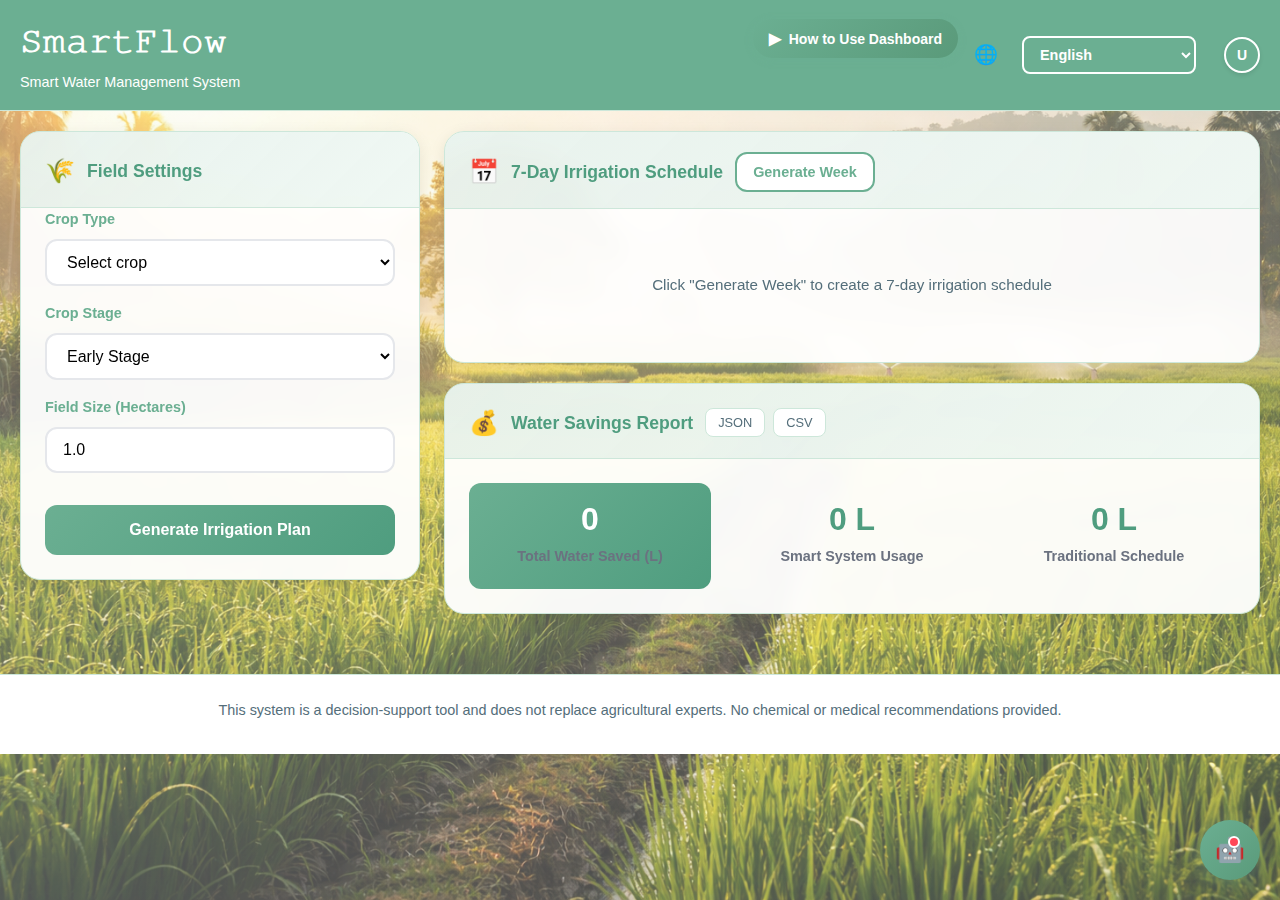
<file: frontend/index.html>
<!DOCTYPE html>
<html lang="en">

<head>
    <meta charset="UTF-8">
    <meta name="viewport" content="width=device-width, initial-scale=1.0">
    <title>Smart Irrigation Scheduler</title>
    <link rel="preconnect" href="https://fonts.googleapis.com">
    <link rel="preconnect" href="https://fonts.gstatic.com" crossorigin>
    <link
        href="https://fonts.googleapis.com/css2?family=Outfit:wght@400;600;800&family=Inter:wght@400;600;700&display=swap"
        rel="stylesheet">
    <link rel="stylesheet" href="index.css">
    <meta http-equiv="Content-Security-Policy" content="script-src 'self' 'unsafe-inline' 'unsafe-eval'; style-src 'self' 'unsafe-inline' https://fonts.googleapis.com; font-src https://fonts.gstatic.com; connect-src 'self' http://127.0.0.1:8000;">
    <meta name="description"
        content="Agentic AI Smart Irrigation Scheduler and Water Saver. Save water with precision agriculture.">
</head>

<body>
    <!-- Header -->
    <header class="app-header">
        <div class="header-content">
            <div class="brand">
                <h1 data-translate="title">𝚂𝚖𝚊𝚛𝚝𝙵𝚕𝚘𝚠</h1>
                <p data-translate="subtitle">Smart Water Management System</p>
            </div>
            <div class="header-actions">
                <div class="dashboard-guide-container">
                    <button class="dashboard-guide-btn" id="dashboard-guide-btn">
                        <span class="btn-icon">▶</span>
                        <span class="btn-text">How to Use Dashboard</span>
                    </button>
                    <div class="guide-helper-text">Watch a quick video explaining all dashboard features.</div>
                </div>
                <label for="language-select" class="language-label">🌐</label>
                <select id="language-select" class="language-select">
                    <option value="ta">தமிழ் (Tamil)</option>
                    <option value="en">English</option>
                    <option value="hi">हिंदी (Hindi)</option>
                    <option value="es">Español (Spanish)</option>
                </select>
                <div class="avatar-dropdown">
                    <button class="avatar-btn" id="avatar-btn">
                        <span class="avatar-circle" id="user-avatar">U</span>
                    </button>
                    <div class="avatar-dropdown-content" id="avatar-dropdown">
                        <div class="avatar-profile-info">
                            <div class="avatar-user-name" id="avatar-user-name">User</div>
                            <div class="avatar-user-email" id="avatar-user-email">Not logged in</div>
                        </div>
                        <div class="avatar-profile-actions">
                            <button class="avatar-logout-btn" id="avatar-logout-btn">Logout</button>
                        </div>
                    </div>
                </div>
            </div>
        </div>
    </header>

    <!-- Rain Alert Banner -->
    <div id="rain-alert-banner" class="rain-alert-banner" style="display: none;">
        <div class="rain-alert-content">
            <span class="rain-alert-icon">🌧️</span>
            <div class="rain-alert-text">
                <strong data-translate="rainAlert">Rain Alert</strong>
                <span id="rain-alert-message"></span>
            </div>
            <button class="rain-alert-close" onclick="document.getElementById('rain-alert-banner').style.display='none'">×</button>
        </div>
    </div>

    <!-- Agriculture News Slideshow -->
    

    <!-- Main Dashboard -->
    <main class="dashboard">
        <!-- Input Section -->
        <section class="input-section">
            <div class="card field-settings-card">
                <div class="card-header">
                    <span class="card-icon">🌾</span>
                    <h2>Field Settings</h2>
                </div>
                
                <div class="input-grid">
                    <div class="crop-row">
                        <div class="input-group">
                            <label for="crop_type" data-translate="cropType">
                                <span class="input-icon">🌱</span>
                                Crop Type
                            </label>
                            <select id="crop_type" class="form-input">
                                <option value="" data-translate="selectCrop">Select crop</option>
                                <option value="rice" data-translate="rice">Rice</option>
                                <option value="wheat" data-translate="wheat">Wheat</option>
                                <option value="maize" data-translate="maize">Maize</option>
                            </select>
                        </div>

                        <div class="input-group" id="crop_variety_group" style="display: none;">
                            <label for="crop_variety" data-translate="cropVariety">
                                <span class="input-icon">🌾</span>
                                Crop Variety
                            </label>
                            <select id="crop_variety" class="form-input" disabled>
                                <option value="" data-translate="selectVariety">Select variety</option>
                            </select>
                        </div>
                    </div>

                    <div class="input-group">
                        <label for="crop_stage" data-translate="cropStage">
                            <span class="input-icon">🌿</span>
                            Crop Stage
                        </label>
                        <select id="crop_stage" class="form-input">
                            <option value="early" data-translate="early">Early Stage</option>
                            <option value="vegetative" data-translate="vegetative">Vegetative Growth</option>
                            <option value="flowering" data-translate="flowering">Flowering</option>
                        </select>
                    </div>

                    <div class="input-group">
                        <label for="field_size" data-translate="fieldSize">
                            <span class="input-icon">📏</span>
                            Field Size (Hectares)
                        </label>
                        <input type="number" id="field_size" class="form-input" value="1.0" step="0.1" min="0.1">
                    </div>

                    <!-- <div class="input-group">
                        <label for="rain_mm" data-translate="predictedRainfall">
                            <span class="input-icon">🌧️</span>
                            Predicted Rainfall (mm)
                        </label>
                        <input type="number" id="rain_mm" class="form-input" value="0" step="0.1" min="0">
                    </div> -->
                </div>

                <button id="plan-btn" class="primary-btn">
                    <span class="btn-icon">🚀</span>
                    <span data-translate="generatePlan">Generate Irrigation Plan</span>
                </button>

                <!-- Loading State -->
                <div id="loading" class="loading-state" style="display: none;">
                    <div class="spinner"></div>
                    <p>AI is analyzing your field conditions...</p>
                </div>
            </div>
        </section>

        <!-- Results Section -->
        <section class="results-section">
            <!-- Decision Card -->
            <div id="result-card" class="card decision-card" style="display: none;">
                <div class="card-header">
                    <span class="card-icon">💧</span>
                    <h2>Irrigation Decision</h2>
                </div>
                
                <div class="decision-content">
                    <div id="decision-badge" class="decision-badge">Irrigate</div>
                    <div class="water-amount">
                        <span id="water-amount" class="amount-value">0</span>
                        <span class="amount-unit">Liters</span>
                    </div>
                    <div class="water-details">
                        <span id="water-per-ha" class="detail-value">0</span> L/Ha for 
                        <span id="display-crop" class="crop-name">Rice</span>
                    </div>
                    <div class="rainfall-info">
                        <span class="rainfall-label">Predicted Rainfall:</span>
                        <span id="rainfall-value" class="rainfall-value">--</span>
                        <span class="rainfall-unit">mm</span>
                        <span class="rainfall-source">(System Estimated)</span>
                    </div>
                </div>
            </div>

            <!-- Confidence Card -->
            <div id="confidence-card" class="card confidence-card" style="display: none;">
                <div class="card-header">
                    <span class="card-icon">📊</span>
                    <h2>Confidence Level</h2>
                </div>
                
                <div class="confidence-content">
                    <div class="confidence-display">
                        <span id="confidence-score" class="confidence-value">85%</span>
                        <div class="confidence-bar">
                            <div id="confidence-fill" class="confidence-fill"></div>
                        </div>
                    </div>
                    <p class="confidence-description">How reliable is this recommendation</p>
                </div>
            </div>

            <!-- Safety Warning Card -->
            <div id="safety-warning-card" class="card safety-card" style="display: none;">
                <div class="card-header">
                    <span class="card-icon">⚠️</span>
                    <h2>Expert Consultation Required</h2>
                </div>
                
                <div class="safety-content">
                    <p id="warning-message" class="warning-text">Extreme field conditions detected.</p>
                    <p class="safety-advice">Please consult a local agricultural extension officer.</p>
                </div>
            </div>

            <!-- Soil Moisture Card -->
            <div id="soil-card" class="card info-card" style="display: none;">
                <div class="card-header">
                    <span class="card-icon">🌡️</span>
                    <h2>Current Soil Moisture</h2>
                </div>
                
                <div class="soil-content">
                    <div class="soil-value">
                        <span id="soil-moisture" class="moisture-value">0</span>
                        <span class="moisture-unit">%</span>
                    </div>
                    <div class="data-source" id="data-source">Source: Rule-Based Calculation</div>
                </div>
            </div>

            <!-- Sources Card -->
            <div id="sources-card" class="card sources-card" style="display: none;">
                <div class="card-header">
                    <span class="card-icon">📚</span>
                    <h2>Sources Consulted</h2>
                </div>
                
                <div class="sources-content">
                    <div id="sources-badges" class="sources-badges">
                        <!-- Source badges will be injected here -->
                    </div>
                    <p class="sources-note">Recommendations are validated using public agricultural guidelines.</p>
                </div>
            </div>

            <!-- Verification Card -->
            <div id="verification-card" class="card verification-card" style="display: none;">
                <div class="card-header">
                    <span class="card-icon">✅</span>
                    <h2>System Verification</h2>
                </div>
                
                <div class="verification-content">
                    <div id="verification-checklist" class="verification-checklist">
                        <!-- Verification items will be injected here -->
                    </div>
                </div>
            </div>

            <!-- Weekly Schedule Section -->
            <div class="card schedule-card">
                <div class="card-header">
                    <span class="card-icon">📅</span>
                    <h2>7-Day Irrigation Schedule</h2>
                    <button id="generate-week-btn" class="secondary-btn">
                        <span class="btn-icon">🔄</span>
                        Generate Week
                    </button>
                </div>
                
                <div id="weekly-schedule-container" class="schedule-content">
                    <p class="placeholder-text">Click "Generate Week" to create a 7-day irrigation schedule</p>
                </div>
            </div>

            <!-- Water Savings Card -->
            <div class="card savings-card">
                <div class="card-header">
                    <span class="card-icon">💰</span>
                    <h2>Water Savings Report</h2>
                    <div class="export-buttons">
                        <button id="export-report-json" class="export-btn" title="Export as JSON">📥 JSON</button>
                        <button id="export-report-csv" class="export-btn" title="Export as CSV">📥 CSV</button>
                    </div>
                </div>
                
                <div class="savings-content">
                    <div class="savings-grid">
                        <div class="savings-item primary">
                            <span id="water-saved" class="savings-value">--</span>
                            <span class="savings-label">Total Water Saved (L)</span>
                        </div>
                        <div class="savings-item">
                            <span id="ai-usage" class="savings-value">--</span>
                            <span class="savings-label">Smart System Usage</span>
                        </div>
                        <div class="savings-item">
                            <span id="fixed-usage" class="savings-value">--</span>
                            <span class="savings-label">Traditional Schedule</span>
                        </div>
                    </div>
                </div>
            </div>
        </section>
    </main>

    <!-- Footer -->
    <footer class="app-footer">
        <div class="footer-content">
            <p class="disclaimer">"This system is a decision-support tool and does not replace agricultural experts. No chemical or medical recommendations provided."</p>
            <!-- <p class="multilingual-note">🌐 Multi-language support coming soon</p> -->
        </div>
    </footer>

    <script src="translations.js"></script>
    <script src="script.js"></script>
    
    <!-- AI Chatbot Assistant -->
    <div id="chatbot-container" class="chatbot-container">
        <!-- Help Popup Message -->
        <div id="help-popup" class="help-popup">
            <div class="help-text">
                <span id="help-text">Need help with this page?</span>
            </div>
            <div class="help-arrow"></div>
        </div>

        <!-- Chat Icon -->
        <div id="chatbot-icon" class="chatbot-icon">
            <div class="chat-icon-inner">
                <span class="chat-icon-text">🤖</span>
                <div class="notification-dot"></div>
            </div>
        </div>

        <!-- Chat Window -->
        <div id="chatbot-window" class="chatbot-window">
            <!-- Chat Header -->
            <div class="chatbot-header">
                <div class="chatbot-info">
                    <div class="chatbot-avatar">🤖</div>
                    <div class="chatbot-details">
                        <h3>Dashboard Helper</h3>
                        <span class="status-indicator online"></span>
                        <span class="status-text">Online</span>
                    </div>
                </div>
                <div class="chatbot-controls">
                    <button id="language-toggle" class="language-toggle">
                        🌐 <span id="current-lang">EN</span>
                    </button>
                    <button id="minimize-chat" class="minimize-btn">−</button>
                    <button id="close-chat" class="close-btn">×</button>
                </div>
            </div>

            <!-- Language Selector -->
            <div id="language-selector" class="language-selector" style="display: none;">
                <button data-lang="en" class="lang-option">English</button>
                <button data-lang="ta" class="lang-option">தமிழ்</button>
                <button data-lang="hi" class="lang-option">हिंदी</button>
            </div>

            <!-- Chat Messages -->
            <div id="chat-messages" class="chat-messages">
                <div class="welcome-message">
                    <div class="bot-message">
                        <div class="message-avatar">🤖</div>
                        <div class="message-content">
                            <p id="welcome-text">Hi 👋 I'm here to help you with this page. Ask me anything about the features you see here.</p>
                        </div>
                    </div>
                </div>

                <!-- Quick Actions -->
                <div class="quick-actions">
                    <button class="quick-action" data-action="what-is-this">What is this page?</button>
                    <button class="quick-action" data-action="how-to-use">How to use this dashboard?</button>
                    <button class="quick-action" data-action="features">What features are available?</button>
                </div>
            </div>

            <!-- Chat Input -->
            <div class="chat-input-container">
                <input type="text" id="chat-input" placeholder="Ask about this page..." />
                <button id="send-message" class="send-btn">
                    <span>➤</span>
                </button>
            </div>
        </div>
    </div>
    
    <!-- Avatar Dropdown Script -->
    <script>
        // Avatar dropdown functionality
        document.addEventListener('DOMContentLoaded', function() {
            const avatarBtn = document.getElementById('avatar-btn');
            const avatarDropdown = document.getElementById('avatar-dropdown');
            const avatarUserElement = document.getElementById('avatar-user-name');
            const avatarEmailElement = document.getElementById('avatar-user-email');
            const avatarCircle = document.getElementById('user-avatar');
            
            // Initialize user data immediately
            updateAvatarProfile();
            
            if (avatarBtn && avatarDropdown) {
                // Toggle avatar dropdown
                avatarBtn.addEventListener('click', function(e) {
                    e.stopPropagation();
                    avatarDropdown.classList.toggle('show');
                });
                
                // Close avatar dropdown when clicking outside
                document.addEventListener('click', function(e) {
                    if (!avatarDropdown.contains(e.target) && e.target !== avatarBtn) {
                        avatarDropdown.classList.remove('show');
                    }
                });
            }
        });
        
        function updateAvatarProfile() {
            const currentUser = sessionStorage.getItem('currentUser');
            const avatarUserElement = document.getElementById('avatar-user-name');
            const avatarEmailElement = document.getElementById('avatar-user-email');
            const avatarCircle = document.getElementById('user-avatar');
            
            if (currentUser) {
                try {
                    const userData = JSON.parse(currentUser);
                    const userName = userData.name || 'User';
                    const userEmail = userData.email || 'Not logged in';
                    
                    // Update avatar elements
                    if (avatarUserElement) avatarUserElement.textContent = userName;
                    if (avatarEmailElement) avatarEmailElement.textContent = userEmail;
                    if (avatarCircle) {
                        // Get first letter of user name
                        const firstLetter = userName.charAt(0).toUpperCase();
                        avatarCircle.textContent = firstLetter;
                    }
                } catch (error) {
                    console.error('Error parsing user data:', error);
                    if (avatarUserElement) avatarUserElement.textContent = 'Error';
                    if (avatarEmailElement) avatarEmailElement.textContent = 'Error';
                    if (avatarCircle) avatarCircle.textContent = 'E';
                }
            } else {
                // Update avatar elements for logged out state
                if (avatarUserElement) avatarUserElement.textContent = 'User';
                if (avatarEmailElement) avatarEmailElement.textContent = 'Not logged in';
                if (avatarCircle) avatarCircle.textContent = 'U';
            }
        }
        
        // Update profile when user logs in/out
        window.addEventListener('storage', function(event) {
            if (event.key === 'currentUser') {
                updateAvatarProfile();
            }
        });
        
        // Logout functionality
        const avatarLogoutBtn = document.getElementById('avatar-logout-btn');
        
        if (avatarLogoutBtn) {
            avatarLogoutBtn.addEventListener('click', function() {
                // Clear session storage
                sessionStorage.removeItem('currentUser');
                
                // Update profile display
                updateAvatarProfile();
                
                // Close dropdown
                const avatarDropdown = document.getElementById('avatar-dropdown');
                if (avatarDropdown) {
                    avatarDropdown.classList.remove('show');
                }
                
                // Redirect to login page after a short delay
                setTimeout(() => {
                    window.location.href = 'login.html';
                }, 1000);
            });
        }
    </script>
    
    <!-- Index Page Chatbot Script -->
    <script src="index-chatbot.js"></script>
</body>

</html>
</file>
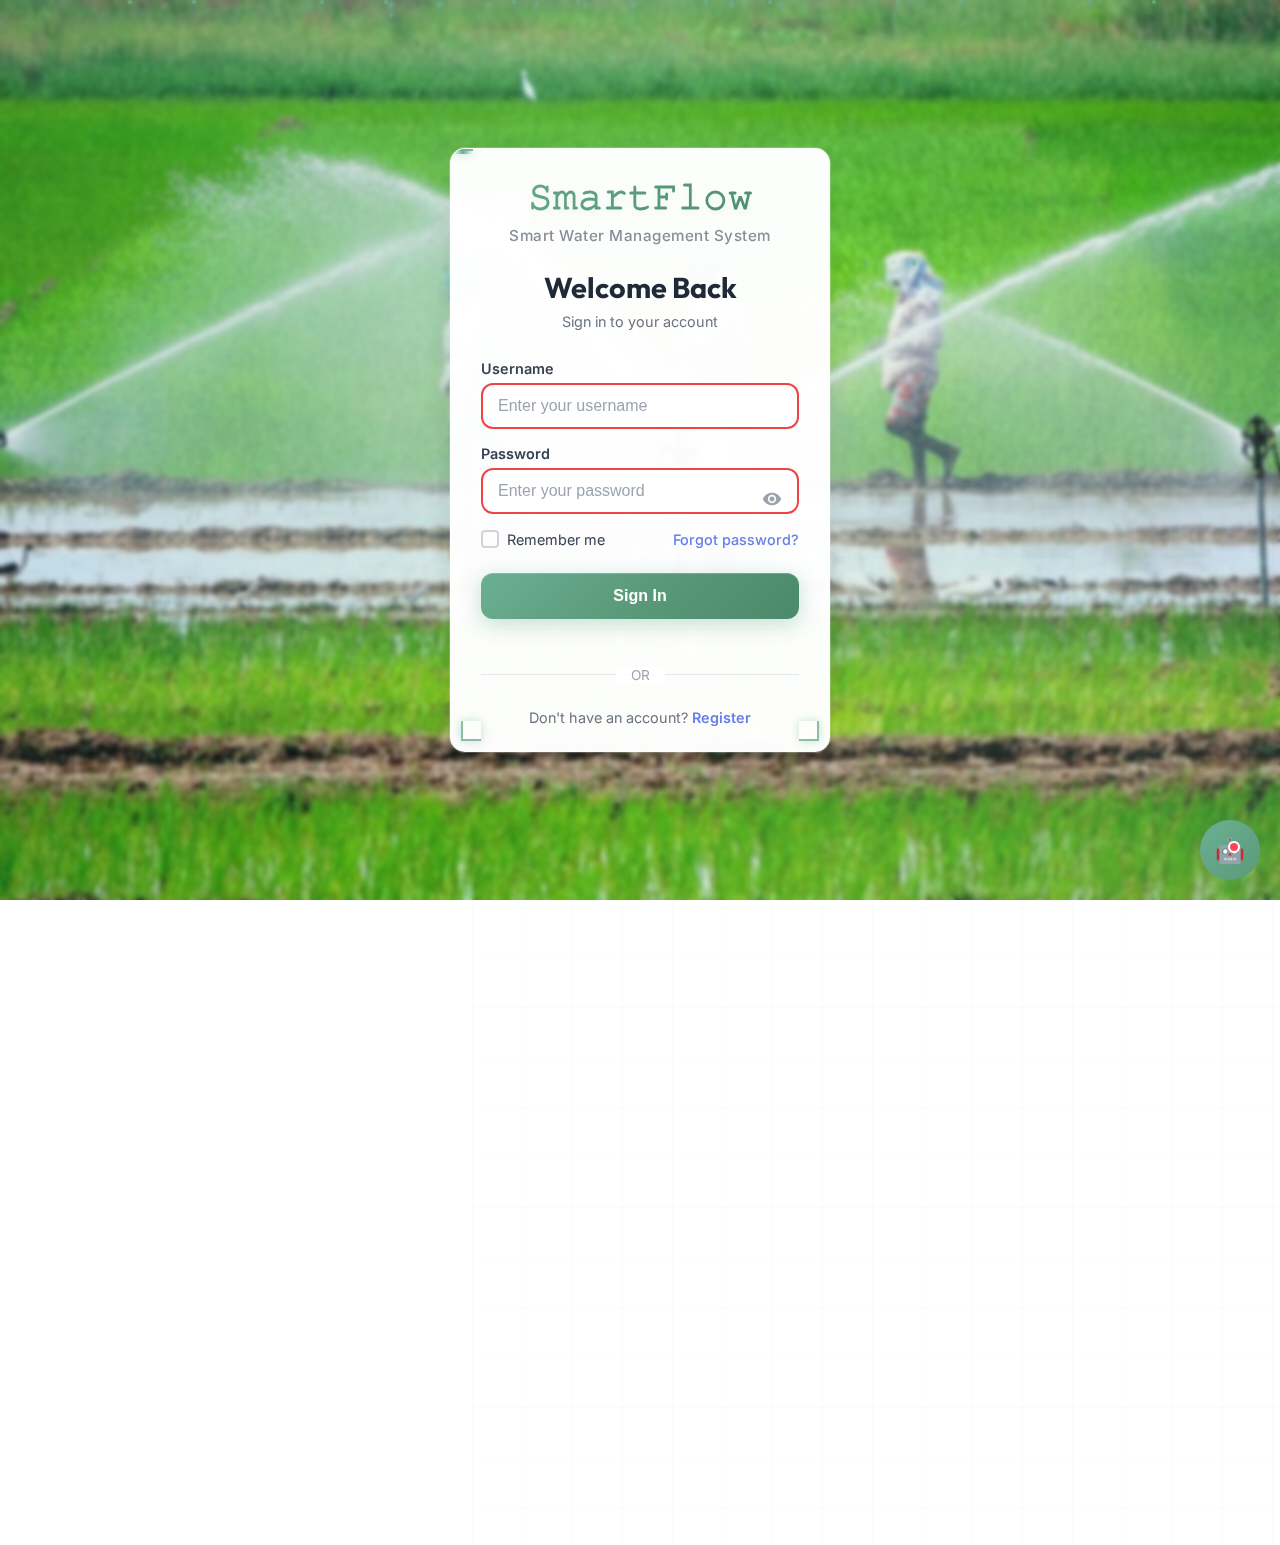
<file: frontend/login.html>
<!DOCTYPE html>
<html lang="en">

<head>
    <meta charset="UTF-8">
    <meta name="viewport" content="width=device-width, initial-scale=1.0">
    <title>Smart Irrigation System - Login</title>
    <link rel="stylesheet" href="login.css">
    <link rel="preconnect" href="https://fonts.googleapis.com">
    <link rel="preconnect" href="https://fonts.gstatic.com" crossorigin>
    <link href="https://fonts.googleapis.com/css2?family=Inter:wght@400;500;600;700&family=Outfit:wght@400;500;600;700;800&display=swap" rel="stylesheet">
    
    <!-- Google Sign-In script -->
    <script src="https://accounts.google.com/gsi/client" async defer></script>
    <meta name="google-signin-client_id" content="313492899208-050le5l9gs8etovou5a6e5amjlgi9a7s.apps.googleusercontent.com">
    <meta name="description" content="Login to Smart Irrigation Scheduler">
</head>

<body>
    <div class="login-container">
        <div class="login-card">
            <!-- AR Corner Elements -->
            <div class="corner-bottom-left"></div>
            <div class="corner-bottom-right"></div>

            <!-- Logo and Title -->
            <div class="login-header">
                <div class="brand">
                    <h1>𝚂𝚖𝚊𝚛𝚝𝙵𝚕𝚘𝚠</h1>
                    <p>Smart Water Management System</p>
                </div>
            </div>

            <!-- Login Form -->
            <div id="login-form" class="auth-form">
                <h2>Welcome Back</h2>
                <p class="form-subtitle">Sign in to your account</p>
                
                <form id="signin-form">
                    <div class="input-group">
                        <label for="login-username">Username</label>
                        <input type="text" id="login-username" name="username" required 
                               placeholder="Enter your username" autocomplete="off">
                    </div>

                    <div class="input-group">
                        <label for="login-password">Password</label>
                        <input type="password" id="login-password" name="password" required 
                               placeholder="Enter your password" autocomplete="off">
                        <button type="button" class="toggle-password" onclick="togglePassword('login-password')">
                            <svg class="eye-icon" viewBox="0 0 24 24">
                                <path d="M12 4.5C7 4.5 2.73 7.61 1 12c1.73 4.39 6 7.5 11 7.5s9.27-3.11 11-7.5c-1.73-4.39-6-7.5-11-7.5zM12 17c-2.76 0-5-2.24-5-5s2.24-5 5-5 5 2.24 5 5-2.24 5-5 5zm0-8c-1.66 0-3 1.34-3 3s1.34 3 3 3 3-1.34 3-3-1.34-3-3-3z"/>
                                <circle cx="12" cy="12" r="2.5"/>
                            </svg>
                        </button>
                    </div>

                    <div class="form-options">
                        <label class="checkbox-container">
                            <input type="checkbox" id="remember-me">
                            <span class="checkmark"></span>
                            Remember me
                        </label>
                        <a href="#" class="forgot-password">Forgot password?</a>
                    </div>

                    <button type="submit" class="primary-btn full-width">
                        <span>Sign In</span>
                    </button>
                </form>

                <div class="divider">
                    <span>OR</span>
                </div>

                <!-- Google Sign-In Button Container -->
                <div id="google-signin-button"></div>

                <p class="switch-form">
                    Don't have an account? 
                    <a href="#" onclick="switchToRegister()">Register</a>
                </p>
            </div>

            <!-- Registration Form -->
            <div id="register-form" class="auth-form" style="display: none;">
                <h2>Create Account</h2>
                <p class="form-subtitle">Join the smart irrigation community</p>
                
                <form id="signup-form">
                    <div class="input-grid">
                        <div class="input-group">
                            <label for="register-username">Username</label>
                            <input type="text" id="register-username" name="username" required 
                                   placeholder="Choose a username" minlength="3" maxlength="20" autocomplete="off">
                        </div>

                        <div class="input-group">
                            <label for="register-email">Email</label>
                            <input type="email" id="register-email" name="email" required 
                                   placeholder="your@email.com" autocomplete="off">
                        </div>

                        <div class="input-group">
                            <label for="register-password">Password</label>
                            <input type="password" id="register-password" name="password" required 
                                   placeholder="Create a password" minlength="6" autocomplete="off">
                            <button type="button" class="toggle-password" onclick="togglePassword('register-password')">
                                <svg class="eye-icon" viewBox="0 0 24 24">
                                    <path d="M12 4.5C7 4.5 2.73 7.61 1 12c1.73 4.39 6 7.5 11 7.5s9.27-3.11 11-7.5c-1.73-4.39-6-7.5-11-7.5zM12 17c-2.76 0-5-2.24-5-5s2.24-5 5-5 5 2.24 5 5-2.24 5-5 5zm0-8c-1.66 0-3 1.34-3 3s1.34 3 3 3 3-1.34 3-3-1.34-3-3-3z"/>
                                    <circle cx="12" cy="12" r="2.5"/>
                                </svg>
                            </button>
                        </div>

                        <div class="input-group">
                            <label for="register-confirm-password">Confirm Password</label>
                            <input type="password" id="register-confirm-password" name="confirmPassword" required 
                                   placeholder="Confirm your password" autocomplete="off">
                            <button type="button" class="toggle-password" onclick="togglePassword('register-confirm-password')">
                                <svg class="eye-icon" viewBox="0 0 24 24">
                                    <path d="M12 4.5C7 4.5 2.73 7.61 1 12c1.73 4.39 6 7.5 11 7.5s9.27-3.11 11-7.5c-1.73-4.39-6-7.5-11-7.5zM12 17c-2.76 0-5-2.24-5-5s2.24-5 5-5 5 2.24 5 5-2.24 5-5 5zm0-8c-1.66 0-3 1.34-3 3s1.34 3 3 3 3-1.34 3-3-1.34-3-3-3z"/>
                                    <circle cx="12" cy="12" r="2.5"/>
                                </svg>
                            </button>
                        </div>
                    </div>

                    <div class="input-group full-width">
                        <label class="checkbox-container">
                            <input type="checkbox" id="agree-terms" required>
                            <span class="checkmark"></span>
                            I agree to the <a href="#" class="terms-link">Terms and Conditions</a>
                        </label>
                    </div>

                    <button type="submit" class="primary-btn full-width">
                        <span>Create Account</span>
                    </button>
                </form>

                <div class="divider">
                    <span>OR</span>
                </div>

                <!-- Google Sign-In Button Container -->
                <div id="google-signin-button-register"></div>

                <p class="switch-form">
                    Already have an account? 
                    <a href="#" onclick="switchToLogin()">Sign in</a>
                </p>
            </div>
        </div>

        <!-- Working Water Spraying System -->
        <div class="water-spray-container">
            <!-- Water drops falling from sprinklers -->
            <div class="water-spray sprinkler-1"></div>
            <div class="water-spray sprinkler-2"></div>
            <div class="water-spray sprinkler-3"></div>
            <div class="water-spray sprinkler-4"></div>
            <div class="water-spray sprinkler-5"></div>
            <div class="water-spray sprinkler-6"></div>
            <div class="water-spray sprinkler-7"></div>
            <div class="water-spray sprinkler-8"></div>
            <div class="water-spray sprinkler-9"></div>
            <div class="water-spray sprinkler-10"></div>
            <div class="water-spray sprinkler-11"></div>
            <div class="water-spray sprinkler-12"></div>
            
            <!-- Water streams -->
            <div class="water-stream stream-1"></div>
            <div class="water-stream stream-2"></div>
            <div class="water-stream stream-3"></div>
            <div class="water-stream stream-4"></div>
            <div class="water-stream stream-5"></div>
            <div class="water-stream stream-6"></div>
        </div>
    </div>

    <!-- AI Chatbot Assistant -->
    <div id="chatbot-container" class="chatbot-container">
        <!-- Help Popup Message -->
        <div id="help-popup" class="help-popup">
            <div class="help-text">
                <span class="help-en">HELP</span>
                <span class="help-ta">உதவி</span>
                <span class="help-hi">मदद</span>
            </div>
            <div class="help-arrow"></div>
        </div>

        <!-- Chat Icon -->
        <div id="chatbot-icon" class="chatbot-icon">
            <div class="chat-icon-inner">
                <span class="chat-icon-text">🤖</span>
                <div class="notification-dot"></div>
            </div>
        </div>

        <!-- Chat Window -->
        <div id="chatbot-window" class="chatbot-window">
            <!-- Chat Header -->
            <div class="chatbot-header">
                <div class="chatbot-info">
                    <div class="chatbot-avatar">🤖</div>
                    <div class="chatbot-details">
                        <h3>Registration Helper</h3>
                        <span class="status-indicator online"></span>
                        <span class="status-text">Online</span>
                    </div>
                </div>
                <div class="chatbot-controls">
                    <button id="language-toggle" class="language-toggle">
                        🌐 <span id="current-lang">EN</span>
                    </button>
                    <button id="minimize-chat" class="minimize-btn">−</button>
                    <button id="close-chat" class="close-btn">×</button>
                </div>
            </div>

            <!-- Language Selector -->
            <div id="language-selector" class="language-selector" style="display: none;">
                <button data-lang="en" class="lang-option active">English</button>
                <button data-lang="ta" class="lang-option">தமிழ்</button>
                <button data-lang="hi" class="lang-option">हिंदी</button>
            </div>

            <!-- Chat Messages -->
            <div id="chat-messages" class="chat-messages">
                <div class="welcome-message">
                    <div class="bot-message">
                        <div class="message-avatar">🤖</div>
                        <div class="message-content">
                            <p id="welcome-text">Hi! I'll help you register step by step.</p>
                        </div>
                    </div>
                </div>
            </div>

            <!-- Quick Actions -->
            <div class="quick-actions">
                <button class="quick-action" data-action="register">
                    📝 How to Register
                </button>
                <button class="quick-action" data-action="login">
                    🔑 How to Login
                </button>
            </div>

            <!-- Video Guide -->
            <div id="video-guide" class="video-guide" style="display: none;">
                <div class="video-container">
                    <h4 id="video-title">Registration Guide</h4>
                    <div class="video-player">
                        <div class="video-placeholder">
                            <div class="video-steps">
                                <div class="step">Step 1: Click "Register here" at the bottom</div>
                                <div class="step">Step 2: Enter your username</div>
                                <div class="step">Step 3: Enter your email</div>
                                <div class="step">Step 4: Create a password</div>
                                <div class="step">Step 5: Click "Create Account"</div>
                                <div class="step success">✓ Registration successful!</div>
                            </div>
                        </div>
                    </div>
                    <div class="video-controls">
                        <button id="play-video" class="play-btn">▶️ Play</button>
                        <button id="close-video" class="close-video-btn">Close</button>
                    </div>
                </div>
            </div>

            <!-- Chat Input -->
            <div class="chat-input-container">
                <input type="text" id="chat-input" placeholder="Ask for help..." />
                <button id="send-message" class="send-btn">
                    <span>➤</span>
                </button>
            </div>
        </div>
    </div>

    <!-- Success/Error Messages -->
    <div id="message-container" class="message-container" style="display: none;">
        <div id="message-content" class="message-content"></div>
    </div>

    <script src="login.js"></script>
    <script src="simple-chatbot.js"></script>
    
    <!-- Google Sign-In Initialization -->
    <script>
      window.onload = function() {
        setTimeout(function() {
          if (typeof google !== 'undefined' && google.accounts) {
            try {
              // Initialize Google Sign-In for login form
              google.accounts.id.initialize({
                client_id: "313492899208-050le5l9gs8etovou5a6e5amjlgi9a7s.apps.googleusercontent.com",
                callback: handleCredentialResponse,
                auto_select: false,
                cancel_on_tap_outside: false
              });

              // Render Google Sign-In button for login form
              google.accounts.id.renderButton(
                document.getElementById("google-signin-button"),
                { 
                  theme: "outline", 
                  size: "large",
                  text: "signin_with",
                  shape: "rectangular",
                  logo_alignment: "left"
                }
              );

              // Render Google Sign-In button for register form
              google.accounts.id.renderButton(
                document.getElementById("google-signin-button-register"),
                { 
                  theme: "outline", 
                  size: "large",
                  text: "signup_with",
                  shape: "rectangular",
                  logo_alignment: "left"
                }
              );

              console.log("Google Sign-In initialized successfully");
            } catch (error) {
              console.error("Google initialization error:", error);
              if (typeof loginManager !== 'undefined') {
                loginManager.showMessage('Google Sign-In initialization failed', 'error');
              }
            }
          } else {
            console.error("Google script not loaded");
            if (typeof loginManager !== 'undefined') {
              loginManager.showMessage('Google Sign-In service unavailable', 'error');
            }
          }
        }, 1000);
      };

      function handleCredentialResponse(response) {
        console.log("Google credential response:", response);
        
        try {
          if (response && response.credential) {
            // Decode JWT token to get user information
            const payload = JSON.parse(atob(response.credential.split('.')[1]));
            
            const userData = {
              id: payload.sub,
              email: payload.email,
              name: payload.name,
              picture: payload.picture,
              loginMethod: 'google',
              username: payload.email
            };
            
            console.log("User data extracted:", userData);
            
            // Store user data
            sessionStorage.setItem('currentUser', JSON.stringify(userData));
            
            // Show success message
            if (typeof loginManager !== 'undefined') {
              loginManager.showMessage('Google sign-in successful! Redirecting...', 'success');
            }
            
            // Redirect to main page
            setTimeout(() => {
              window.location.href = 'index.html';
            }, 1500);
          } else {
            // Handle error
            console.error("Google sign-in error:", response);
            if (typeof loginManager !== 'undefined') {
              loginManager.showMessage('Google sign-in failed. Please try again.', 'error');
            }
          }
        } catch (error) {
          console.error("Error handling Google response:", error);
          if (typeof loginManager !== 'undefined') {
            loginManager.showMessage('An error occurred during Google sign-in', 'error');
          }
        }
      }

      // Handle Google Sign-In errors
      window.onGoogleSignInError = function(error) {
        console.error("Google Sign-In error:", error);
        if (typeof loginManager !== 'undefined') {
          loginManager.showMessage('Google sign-in failed: ' + error, 'error');
        }
      };
    </script>
    
    <!-- Clear form fields on page load -->
    <script>
        window.addEventListener('load', function() {
            // Clear all input fields
            const inputs = document.querySelectorAll('input[type="text"], input[type="email"], input[type="password"]');
            inputs.forEach(input => {
                input.value = '';
            });
            
            // Clear any browser auto-fill
            setTimeout(() => {
                inputs.forEach(input => {
                    input.value = '';
                });
            }, 100);
        });
    </script>
</body>

</html>
</file>
<file: frontend/index.css>
/* Modern Smart Irrigation Dashboard CSS */

:root {
    /* Light green color palette */
    --light-green: #6BAF92;
    --light-green-accent: #4F9D7F;
    --light-green-soft: #EEF7F2;
    --light-green-border: #CDE7DA;
    --text-dark: #1F2937;
    --text-muted: #6B7280;
    --white: #FFFFFF;
    
    /* Agriculture-inspired color palette */
    --primary: #6BAF92;
    --primary-light: #EEF7F2;
    --primary-dark: #4F9D7F;
    --secondary: #1976D2;
    --secondary-light: #42A5F5;
    --accent: #FFB300;
    --accent-light: #FFD54F;
    --success: #4CAF50;
    --warning: #FF9800;
    --danger: #F44336;
    --background: #F8F9FA;
    --surface: #FFFFFF;
    --text-primary: #1F2937;
    --text-secondary: #546E7A;
    --border: #CDE7DA;
    --shadow-sm: 0 2px 8px rgba(0, 0, 0, 0.06);
    --shadow-md: 0 4px 16px rgba(0, 0, 0, 0.08);
    --shadow-lg: 0 8px 32px rgba(0, 0, 0, 0.12);
    --radius-sm: 8px;
    --radius-md: 12px;
    --radius-lg: 20px;
}

* {
    box-sizing: border-box;
    margin: 0;
    padding: 0;
}

body {
    font-family: 'Outfit', 'Inter', -apple-system, BlinkMacSystemFont, sans-serif;
    background: 
        linear-gradient(135deg, rgba(255, 255, 255, 0.3) 0%, rgba(255, 255, 255, 0.2) 100%),
        url('./agriculture-bg.png');
    background-size: cover, cover;
    background-position: center, center;
    background-attachment: fixed, fixed;
    background-repeat: no-repeat, no-repeat;
    color: var(--text-primary);
    line-height: 1.6;
    min-height: 100vh;
}

body::before {
    content: "";
    position: fixed;
    inset: 0;
    background: rgba(238, 247, 242, 0.1);
    z-index: -1;
}

/* Header Styles */
.app-header {
    background: var(--light-green);
    border-bottom: 1px solid var(--border);
    padding: 16px 0;
    position: sticky;
    top: 0;
    z-index: 100;
    backdrop-filter: blur(10px);
    -webkit-backdrop-filter: blur(10px);
}

.header-content {
    max-width: 1400px;
    margin: 0 auto;
    padding: 0 20px;
    display: flex;
    justify-content: space-between;
    align-items: center;
}

.brand h1 {
    font-size: 2rem;
    font-weight: 800;
    color: var(--white);
    margin: 0 0 4px 0;
}

.brand p {
    color: var(--white);
    font-size: 0.9rem;
    margin: 0;
}

.header-actions {
    display: flex;
    align-items: center;
    gap: 16px;
    list-style: none;
    padding: 0;
    margin: 0;
}

.header-actions * {
    list-style: none;
}

/* Dashboard Guide Button */
.dashboard-guide-container {
    display: flex;
    flex-direction: column;
    align-items: center;
    gap: 4px;
}

.dashboard-guide-btn {
    display: flex;
    align-items: center;
    gap: 8px;
    background: linear-gradient(135deg, #6BAF92 0%, #5a9a7a 100%);
    color: white;
    border: none;
    padding: 10px 16px;
    border-radius: 25px;
    font-size: 14px;
    font-weight: 600;
    cursor: pointer;
    transition: all 0.3s ease;
    box-shadow: 0 2px 8px rgba(107, 175, 146, 0.3);
    white-space: nowrap;
}

.dashboard-guide-btn:hover {
    background: linear-gradient(135deg, #5a9a7a 0%, #4a8a6a 100%);
    transform: translateY(-2px);
    box-shadow: 0 4px 12px rgba(107, 175, 146, 0.4);
}

.dashboard-guide-btn:active {
    transform: translateY(0);
    box-shadow: 0 2px 6px rgba(107, 175, 146, 0.3);
}

.dashboard-guide-btn .btn-icon {
    font-size: 16px;
    animation: pulse 2s infinite;
}

@keyframes pulse {
    0%, 100% { transform: scale(1); }
    50% { transform: scale(1.1); }
}

.guide-helper-text {
    font-size: 11px;
    color: rgba(255, 255, 255, 0.8);
    text-align: center;
    max-width: 200px;
    line-height: 1.3;
    opacity: 0;
    animation: fadeInUp 0.5s ease 0.5s forwards;
}

@keyframes fadeInUp {
    from {
        opacity: 0;
        transform: translateY(10px);
    }
    to {
        opacity: 1;
        transform: translateY(0);
    }
}

/* Profile Dropdown */
.profile-dropdown {
    position: relative;
}

.profile-btn {
    background: none;
    border: none;
    color: var(--gray-600);
    cursor: pointer;
    padding: 8px;
    border-radius: var(--border-radius);
    display: flex;
    align-items: center;
    justify-content: center;
    transition: all 0.3s ease;
}

.profile-btn:hover {
    background: var(--gray-100);
    color: var(--primary-green);
}

.profile-dropdown-content {
    position: absolute;
    top: 100%;
    right: 0;
    background: var(--white);
    border: 1px solid var(--gray-200);
    border-radius: var(--border-radius);
    box-shadow: var(--shadow-lg);
    min-width: 250px;
    z-index: 1000;
    opacity: 0;
    visibility: hidden;
    transform: translateY(-10px);
    transition: all 0.3s ease;
}

.profile-dropdown-content.show {
    opacity: 1;
    visibility: visible;
    transform: translateY(0);
}

.profile-info {
    padding: 16px;
    border-bottom: 1px solid var(--gray-200);
}

.profile-item {
    display: flex;
    justify-content: space-between;
    align-items: center;
    padding: 8px 0;
}

.profile-item:last-child {
    padding-bottom: 0;
}

.profile-label {
    font-weight: 600;
    color: var(--gray-600);
    font-size: 0.85rem;
}

.profile-value {
    color: var(--gray-800);
    font-weight: 500;
    font-size: 0.9rem;
}

.profile-actions {
    padding: 12px 16px;
}

.logout-btn {
    width: 100%;
    background: var(--error);
    color: black;
    border: none;
    padding: 10px;
    border-radius: var(--border-radius);
    cursor: pointer;
    display: flex;
    align-items: center;
    justify-content: center;
    gap: 8px;
    font-weight: 500;
    transition: all 0.3s ease;
}

.logout-btn:hover {
    background: #d32f2f;
}

.language-label {
    font-size: 1.2rem;
    margin-right: 8px;
}

/* Avatar Dropdown */
.avatar-dropdown {
    position: relative;
}

.avatar-btn {
    background: none;
    border: none;
    cursor: pointer;
    padding: 0;
    margin-left: 12px;
}

.avatar-circle {
    width: 36px;
    height: 36px;
    border-radius: 50%;
    background: var(--primary-green);
    color: var(--white);
    display: flex;
    align-items: center;
    justify-content: center;
    font-weight: 600;
    font-size: 14px;
    text-transform: uppercase;
    border: 2px solid var(--white);
    box-shadow: 0 2px 4px rgba(0, 0, 0, 0.1);
    transition: all 0.3s ease;
}

.avatar-circle:hover {
    background: var(--primary-dark);
    transform: scale(1.05);
}

.avatar-dropdown-content {
    position: absolute;
    top: calc(100% + 8px);
    right: 0;
    background: var(--white);
    border: 1px solid var(--gray-200);
    border-radius: var(--border-radius);
    box-shadow: var(--shadow-lg);
    min-width: 200px;
    z-index: 1000;
    opacity: 0;
    visibility: hidden;
    transform: translateY(-10px);
    transition: all 0.3s ease;
}

.avatar-dropdown-content.show {
    opacity: 1;
    visibility: visible;
    transform: translateY(0);
}

.avatar-profile-info {
    padding: 16px;
    border-bottom: 1px solid var(--gray-200);
}

.avatar-user-name {
    font-weight: 600;
    color: var(--gray-800);
    font-size: 0.95rem;
    margin-bottom: 4px;
}

.avatar-user-email {
    color: var(--gray-600);
    font-size: 0.85rem;
}

.avatar-profile-actions {
    padding: 8px 16px;
}

.avatar-logout-btn {
    width: 100%;
    background: var(--error);
    color: black;
    border: none;
    padding: 8px;
    border-radius: var(--border-radius);
    cursor: pointer;
    font-weight: 500;
    font-size: 0.9rem;
    transition: all 0.3s ease;
}

.avatar-logout-btn:hover {
    background: #d32f2f;
}

/* AI Chatbot Assistant Styles */
.chatbot-container {
    position: fixed;
    bottom: 20px;
    right: 20px;
    z-index: 1000;
    font-family: 'Inter', -apple-system, BlinkMacSystemFont, 'Segoe UI', Roboto, sans-serif;
}

/* Help Popup Message */
.help-popup {
    position: absolute;
    bottom: 80px;
    right: 10px;
    background: linear-gradient(135deg, #4CAF50, #45a049);
    color: white;
    padding: 8px 16px;
    border-radius: 20px;
    box-shadow: 0 4px 15px rgba(76, 175, 80, 0.3);
    animation: helpPopupBounce 2s infinite;
    z-index: 1001;
    opacity: 0;
    transform: translateY(10px);
    animation: helpPopupFadeIn 0.5s ease forwards, helpPopupBounce 3s infinite 2s;
}

@keyframes helpPopupFadeIn {
    to {
        opacity: 1;
        transform: translateY(0);
    }
}

@keyframes helpPopupBounce {
    0%, 100% { transform: translateY(0) scale(1); }
    50% { transform: translateY(-5px) scale(1.05); }
}

.help-text {
    display: flex;
    align-items: center;
    gap: 8px;
    font-size: 12px;
    font-weight: 600;
}

.help-text span {
    padding: 2px 6px;
    border-radius: 10px;
    background: rgba(255, 255, 255, 0.2);
    transition: all 0.3s ease;
}

.help-text span:hover {
    background: rgba(255, 255, 255, 0.3);
    transform: scale(1.1);
}

.help-arrow {
    position: absolute;
    bottom: -8px;
    right: 20px;
    width: 0;
    height: 0;
    border-left: 8px solid transparent;
    border-right: 8px solid transparent;
    border-top: 8px solid #45a049;
}

/* Hide popup when chat is open */
.chatbot-window.open ~ .help-popup {
    display: none;
}

/* Chat Icon */
.chatbot-icon {
    width: 60px;
    height: 60px;
    background: linear-gradient(135deg, #6BAF92 0%, #5a9a7a 100%);
    border-radius: 50%;
    display: flex;
    align-items: center;
    justify-content: center;
    cursor: pointer;
    box-shadow: 0 4px 20px rgba(107, 175, 146, 0.3);
    transition: all 0.3s ease;
    position: relative;
}

.chatbot-icon:hover {
    transform: scale(1.1);
    box-shadow: 0 6px 25px rgba(107, 175, 146, 0.4);
}

.chat-icon-inner {
    position: relative;
    display: flex;
    align-items: center;
    justify-content: center;
}

.chat-icon-text {
    font-size: 24px;
    color: white;
}

.notification-dot {
    position: absolute;
    top: 5px;
    right: 5px;
    width: 12px;
    height: 12px;
    background: #ff4757;
    border-radius: 50%;
    border: 2px solid white;
    animation: pulse 2s infinite;
}

@keyframes pulse {
    0%, 100% { transform: scale(1); opacity: 1; }
    50% { transform: scale(1.1); opacity: 0.8; }
}

/* Chat Window */
.chatbot-window {
    position: absolute;
    bottom: 80px;
    right: 0;
    width: 380px;
    height: 600px;
    background: white;
    border-radius: 20px;
    box-shadow: 0 10px 40px rgba(0, 0, 0, 0.15);
    display: none;
    flex-direction: column;
    overflow: hidden;
    border: 1px solid rgba(107, 175, 146, 0.2);
}

.chatbot-window.minimized {
    height: 60px;
}

.chatbot-window.open {
    display: flex;
    animation: slideUp 0.3s ease;
}

@keyframes slideUp {
    from { transform: translateY(20px); opacity: 0; }
    to { transform: translateY(0); opacity: 1; }
}

/* Chat Header */
.chatbot-header {
    background: linear-gradient(135deg, #6BAF92 0%, #5a9a7a 100%);
    color: white;
    padding: 15px;
    display: flex;
    justify-content: space-between;
    align-items: center;
    border-radius: 20px 20px 0 0;
}

.chatbot-info {
    display: flex;
    align-items: center;
    gap: 10px;
}

.chatbot-avatar {
    width: 35px;
    height: 35px;
    background: rgba(255, 255, 255, 0.2);
    border-radius: 50%;
    display: flex;
    align-items: center;
    justify-content: center;
    font-size: 18px;
}

.chatbot-details h3 {
    font-size: 16px;
    font-weight: 600;
    margin: 0;
}

.status-indicator {
    width: 8px;
    height: 8px;
    background: #4CAF50;
    border-radius: 50%;
    display: inline-block;
    margin-right: 5px;
}

.status-text {
    font-size: 12px;
    opacity: 0.9;
}

.chatbot-controls {
    display: flex;
    gap: 8px;
}

.language-toggle {
    background: rgba(255, 255, 255, 0.2);
    border: none;
    color: white;
    padding: 5px 10px;
    border-radius: 15px;
    font-size: 12px;
    cursor: pointer;
    transition: all 0.3s ease;
}

.language-toggle:hover {
    background: rgba(255, 255, 255, 0.3);
}

.minimize-btn, .close-btn {
    background: rgba(255, 255, 255, 0.2);
    border: none;
    color: white;
    width: 25px;
    height: 25px;
    border-radius: 50%;
    cursor: pointer;
    font-size: 14px;
    transition: all 0.3s ease;
    display: flex;
    align-items: center;
    justify-content: center;
}

.minimize-btn:hover, .close-btn:hover {
    background: rgba(255, 255, 255, 0.3);
}

/* Language Selector */
.language-selector {
    background: white;
    border: 1px solid #e0e0e0;
    border-radius: 10px;
    padding: 10px;
    margin: 10px;
    display: flex;
    gap: 5px;
}

.lang-option {
    padding: 8px 12px;
    border: none;
    background: #f5f5f5;
    color: #333;
    border-radius: 8px;
    cursor: pointer;
    font-size: 14px;
    transition: all 0.3s ease;
}

.lang-option.active {
    background: #6BAF92;
    color: white;
}

.lang-option:hover {
    background: #5a9a7a;
    color: white;
}

/* Chat Messages */
.chat-messages {
    flex: 1;
    padding: 20px;
    overflow-y: auto;
    background: #f8f9fa;
}

.bot-message, .user-message {
    display: flex;
    gap: 10px;
    margin-bottom: 15px;
    animation: fadeIn 0.3s ease;
}

.bot-message {
    align-items: flex-start;
}

.user-message {
    align-items: flex-start;
    flex-direction: row-reverse;
}

.message-avatar {
    width: 30px;
    height: 30px;
    border-radius: 50%;
    display: flex;
    align-items: center;
    justify-content: center;
    font-size: 14px;
    flex-shrink: 0;
}

.bot-message .message-avatar {
    background: #6BAF92;
    color: white;
}

.user-message .message-avatar {
    background: #007bff;
    color: white;
}

.message-content {
    max-width: 70%;
    background: white;
    padding: 12px 16px;
    border-radius: 15px;
    box-shadow: 0 2px 5px rgba(0, 0, 0, 0.1);
}

.user-message .message-content {
    background: #007bff;
    color: white;
}

.message-content p {
    margin: 0;
    font-size: 14px;
    line-height: 1.4;
}

/* Quick Actions */
.quick-actions {
    padding: 15px;
    background: white;
    border-top: 1px solid #e0e0e0;
    display: grid;
    grid-template-columns: 1fr 1fr;
    gap: 10px;
}

.quick-action {
    padding: 10px 20px;
    border: 1px solid #e0e0e0;
    background: white;
    border-radius: 10px;
    cursor: pointer;
    font-size: 12px;
    transition: all 0.3s ease;
    text-align: center;
}

.quick-action:hover {
    background: #6BAF92;
    color: white;
    border-color: #6BAF92;
    transform: translateY(-2px);
}

/* Chat Input */
.chat-input-container {
    padding: 15px;
    background: white;
    border-top: 1px solid #e0e0e0;
    border-radius: 0 0 20px 20px;
    display: flex;
    gap: 10px;
}

#chat-input {
    flex: 1;
    padding: 10px 15px;
    border: 1px solid #e0e0e0;
    border-radius: 25px;
    font-size: 14px;
    outline: none;
    transition: all 0.3s ease;
}

#chat-input:focus {
    border-color: #6BAF92;
    box-shadow: 0 0 0 3px rgba(107, 175, 146, 0.1);
}

.send-btn {
    width: 40px;
    height: 40px;
    background: #6BAF92;
    color: white;
    border: none;
    border-radius: 50%;
    cursor: pointer;
    display: flex;
    align-items: center;
    justify-content: center;
    transition: all 0.3s ease;
}

.send-btn:hover {
    background: #5a9a7a;
    transform: scale(1.1);
}

/* Animations */
@keyframes fadeIn {
    from {
        opacity: 0;
        transform: translateY(20px);
    }
    to {
        opacity: 1;
        transform: translateY(0);
    }
}

/* Responsive Design */
@media (max-width: 480px) {
    .chatbot-window {
        width: 320px;
        height: 500px;
        right: -10px;
    }
    
    .message-content {
        max-width: 85%;
    }
}

/* Video Guide Styles */
.video-guide {
    padding: 20px;
    background: white;
    border-top: 1px solid #e0e0e0;
}

.video-container h4 {
    margin: 0 0 15px 0;
    color: #333;
    font-size: 16px;
    text-align: center;
}

.video-player {
    background: #f5f5f5;
    border-radius: 10px;
    height: 200px;
    display: flex;
    align-items: center;
    justify-content: center;
    position: relative;
    overflow: hidden;
}

.video-placeholder {
    width: 100%;
    height: 100%;
    display: flex;
    align-items: center;
    justify-content: center;
    background: white;
}

.video-steps {
    text-align: center;
    padding: 20px;
}

.step {
    margin: 10px 0;
    padding: 8px 15px;
    background: #f0f0f0;
    border-radius: 5px;
    font-size: 14px;
    color: #333;
    opacity: 0.3;
    transition: all 0.3s ease;
}

.step.active {
    background: #6BAF92;
    color: white;
    opacity: 1;
    transform: scale(1.05);
}

.step.success {
    background: #4CAF50;
    color: white;
    opacity: 1;
    font-weight: bold;
}

.video-controls {
    display: flex;
    justify-content: center;
    gap: 10px;
    margin-top: 15px;
}

.play-btn, .close-video-btn {
    padding: 8px 16px;
    border: none;
    border-radius: 5px;
    cursor: pointer;
    font-size: 14px;
    transition: all 0.3s ease;
}

.play-btn {
    background: #6BAF92;
    color: white;
}

.close-video-btn {
    background: #ff4757;
    color: white;
}

.play-btn:hover, .close-video-btn:hover {
    transform: translateY(-2px);
    box-shadow: 0 4px 10px rgba(0, 0, 0, 0.2);
}

/* Video Highlight Animation */
.video-highlight {
    position: relative;
    z-index: 999;
    border: 3px solid #6BAF92 !important;
    border-radius: 8px !important;
    box-shadow: 0 0 20px rgba(107, 175, 146, 0.6) !important;
    background-color: rgba(107, 175, 146, 0.1) !important;
}

@keyframes videoHighlight {
    0%, 100% {
        box-shadow: 0 0 20px rgba(107, 175, 146, 0.6);
        background-color: rgba(107, 175, 146, 0.1);
    }
    50% {
        box-shadow: 0 0 30px rgba(107, 175, 146, 0.8);
        background-color: rgba(107, 175, 146, 0.2);
    }
}

.language-select {
    padding: 8px 12px;
    border: 2px solid var(--white);
    border-radius: var(--radius-sm);
    background: #6BAF92;
    color:white;
    font-size: 0.9rem;
    font-weight: 600;
    cursor: pointer;
    transition: all 0.2s ease;
}

.language-select:hover {
    background:white; 
    color:#6BAF92;
    border-color: var(--white);
}

/* Main Dashboard Layout */
.dashboard {
    max-width: 1400px;
    margin: 0 auto;
    padding: 20px;
    display: grid;
    grid-template-columns: 400px 1fr;
    gap: 24px;
    align-items: start;
}

/* Card Base Styles */
.card {
    background: rgba(255, 255, 255, 0.95);
    backdrop-filter: blur(10px);
    border-radius: var(--radius-lg);
    box-shadow: var(--shadow-md);
    border: 1px solid var(--border);
    transition: all 0.3s cubic-bezier(0.4, 0, 0.2, 1);
    overflow: hidden;
}

.card:hover {
    box-shadow: var(--shadow-lg);
    transform: translateY(-2px);
}

.card-header {
    display: flex;
    align-items: center;
    gap: 12px;
    padding: 20px 24px 16px 24px;
    border-bottom: 1px solid var(--border);
    background: linear-gradient(135deg, rgba(107, 175, 146, 0.15), rgba(238, 247, 242, 0.9));
}

.card-icon {
    font-size: 1.5rem;
    flex-shrink: 0;
    color: var(--light-green-accent);
}

.card-header h2 {
    font-size: 1.1rem;
    font-weight: 700;
    color: var(--light-green-accent);
    margin: 0;
}

/* Input Section */
.input-section {
    display: flex;
    flex-direction: column;
    gap: 20px;
}

.field-settings-card {
    position: sticky;
    top: 100px;
}

.input-grid {
    display: grid;
    grid-template-columns: repeat(auto-fit, minmax(260px, 1fr));
    gap: 16px;
    padding: 0 24px 20px 24px;
    align-items: start;
}

.crop-row {
    display: grid;
    grid-template-columns: repeat(auto-fit, minmax(220px, 1fr));
    gap: 12px;
    grid-column: 1 / -1;
}

.input-group {
    display: flex;
    flex-direction: column;
    gap: 8px;
}

.input-group label {
    display: flex;
    align-items: center;
    gap: 8px;
    font-weight: 600;
    color: var(--light-green);
    font-size: 0.9rem;
}

.input-icon {
    font-size: 1.1rem;
    flex-shrink: 0;
}

.form-input {
    padding: 12px 16px;
    border: 2px solid #E5E7EB;
    border-radius: var(--radius-md);
    background: var(--surface);
    font-size: 1rem;
    font-family: inherit;
    transition: all 0.2s ease;
    outline: none;
}

.form-input:focus {
    border-color: var(--light-green-accent);
    box-shadow: 0 0 0 3px rgba(107, 175, 146, 0.25);
}

.form-input:hover {
    border-color: var(--primary-light);
}

.primary-btn {
    width: calc(100% - 48px);
    padding: 16px 24px;
    margin: 12px 24px 24px 24px;
    border: none;
    border-radius: var(--radius-md);
    background: linear-gradient(135deg, var(--light-green), var(--light-green-accent));
    color: white;
    font-weight: 700;
    font-size: 1rem;
    cursor: pointer;
    transition: all 0.3s cubic-bezier(0.4, 0, 0.2, 1);
    display: flex;
    align-items: center;
    justify-content: center;
    gap: 8px;
    position: relative;
    overflow: hidden;
}

.primary-btn::before {
    content: '';
    position: absolute;
    top: 0;
    left: -100%;
    width: 100%;
    height: 100%;
    background: linear-gradient(90deg, transparent, rgba(255, 255, 255, 0.3), transparent);
    transition: left 0.5s;
}

.primary-btn:hover::before {
    left: 100%;
}

.primary-btn:hover {
    transform: translateY(-2px);
    box-shadow: 0 8px 25px rgba(107, 175, 146, 0.3);
    background: linear-gradient(135deg, var(--light-green-accent), var(--light-green));
}

.primary-btn:disabled {
    background: linear-gradient(135deg, #9E9E9E 0%, #757575 100%);
    cursor: not-allowed;
    transform: none;
    box-shadow: none;
}

.btn-icon {
    font-size: 1.1rem;
}

/* Loading State */
.loading-state {
    display: flex;
    flex-direction: column;
    align-items: center;
    gap: 16px;
    padding: 32px 24px;
    text-align: center;
}

.spinner {
    width: 40px;
    height: 40px;
    border: 4px solid var(--border);
    border-top: 4px solid var(--primary);
    border-radius: 50%;
    animation: spin 1s linear infinite;
}

@keyframes spin {
    0% { transform: rotate(0deg); }
    100% { transform: rotate(360deg); }
}

/* Results Section */
.results-section {
    display: grid;
    grid-template-columns: repeat(auto-fit, minmax(320px, 1fr));
    gap: 20px;
    align-items: start;
}

/* Decision Card */
.decision-card {
    grid-column: span 2;
    background: linear-gradient(135deg, var(--surface) 0%, rgba(46, 125, 50, 0.02) 100%);
}

.decision-content {
    padding: 24px;
    text-align: center;
}

.decision-badge {
    display: inline-block;
    padding: 8px 20px;
    border-radius: 20px;
    font-size: 0.9rem;
    font-weight: 700;
    text-transform: uppercase;
    letter-spacing: 0.5px;
    margin-bottom: 20px;
    background: var(--primary);
    color: white;
}

.decision-badge.badge-irrigate {
    background: var(--primary);
}

.decision-badge.badge-skip {
    background: var(--secondary);
}

.decision-badge.badge-reduce {
    background: var(--warning);
}

.water-amount {
    margin: 20px 0;
}

.amount-value {
    font-size: 3.5rem;
    font-weight: 800;
    color: var(--primary);
    line-height: 1;
    display: block;
}

.amount-unit {
    font-size: 1.2rem;
    color: var(--text-secondary);
    font-weight: 600;
    margin-left: 8px;
}

.water-details {
    color: var(--text-secondary);
    font-size: 1rem;
}

.detail-value {
    font-weight: 600;
    color: var(--text-primary);
}

.crop-name {
    font-weight: 700;
    color: var(--primary);
}

/* Confidence Card */
.confidence-content {
    padding: 24px;
}

.confidence-display {
    display: flex;
    align-items: center;
    gap: 16px;
    margin-bottom: 12px;
}

.confidence-value {
    font-size: 2rem;
    font-weight: 800;
    min-width: 80px;
    text-align: center;
}

.confidence-bar {
    flex: 1;
    height: 12px;
    background: var(--border);
    border-radius: 6px;
    overflow: hidden;
    max-width: 200px;
}

.confidence-fill {
    height: 100%;
    transition: width 0.5s ease;
    border-radius: 6px;
}

.confidence-description {
    color: var(--text-secondary);
    font-size: 0.9rem;
    margin: 0;
}

/* Safety Card */
.safety-card {
    border-left: 4px solid var(--danger);
    background: rgba(244, 67, 54, 0.05);
}

.safety-content {
    padding: 24px;
}

.warning-text {
    color: var(--danger);
    font-weight: 600;
    margin-bottom: 8px;
}

.safety-advice {
    color: var(--text-secondary);
    margin: 0;
}

/* Info Cards (Soil, Sources, Verification) */
.info-card, .sources-card, .verification-card {
    background: linear-gradient(135deg, var(--surface) 0%, rgba(25, 118, 210, 0.02) 100%);
}

.soil-content, .sources-content, .verification-content {
    padding: 24px;
}

.soil-value {
    display: flex;
    align-items: baseline;
    gap: 4px;
    margin-bottom: 8px;
}

.moisture-value {
    font-size: 2.5rem;
    font-weight: 800;
    color: var(--primary);
}

.moisture-unit {
    font-size: 1.2rem;
    color: var(--text-secondary);
    font-weight: 600;
}

.data-source {
    color: var(--text-muted);
    font-size: 0.85rem;
}

/* Sources */
.sources-badges {
    display: flex;
    flex-wrap: wrap;
    gap: 8px;
    margin-bottom: 12px;
}

.source-badge {
    display: inline-block;
    padding: 6px 12px;
    background: var(--secondary);
    color: white;
    border-radius: 16px;
    font-size: 0.8rem;
    font-weight: 600;
    transition: all 0.2s ease;
}

.source-badge:hover {
    background: var(--secondary-light);
    transform: translateY(-1px);
}

.sources-note {
    color: var(--text-secondary);
    font-size: 0.85rem;
    margin: 0;
}

/* Verification */
.verification-checklist {
    display: flex;
    flex-direction: column;
    gap: 8px;
}

.verification-checklist div {
    display: flex;
    align-items: center;
    gap: 8px;
    padding: 8px 0;
    font-size: 0.9rem;
}

.verification-checklist .verification-icon {
    font-size: 1rem;
    flex-shrink: 0;
}

.verification-checklist .verification-label {
    color: var(--text-primary);
    font-weight: 500;
}

/* Schedule Card */
.schedule-card {
    grid-column: span 2;
}

.schedule-content {
    padding: 24px;
}

.placeholder-text {
    text-align: center;
    color: var(--text-secondary);
    padding: 40px 20px;
    font-size: 0.95rem;
}

.secondary-btn {
    padding: 10px 16px;
    border: 2px solid var(--light-green);
    border-radius: var(--radius-md);
    background: var(--surface);
    color: var(--light-green);
    font-weight: 600;
    cursor: pointer;
    transition: all 0.2s ease;
    display: flex;
    align-items: center;
    gap: 6px;
    font-size: 0.9rem;
}

.secondary-btn:hover {
    background: var(--light-green);
    color: white;
    transform: translateY(-1px);
}

/* Weekly Schedule Days */
.schedule-day {
    background: var(--background);
    border-radius: var(--radius-md);
    padding: 16px;
    margin-bottom: 12px;
    border: 1px solid var(--border);
    transition: all 0.2s ease;
}

.schedule-day:hover {
    box-shadow: var(--shadow-sm);
    transform: translateY(-1px);
}

.schedule-day-header {
    display: flex;
    justify-content: space-between;
    align-items: center;
    margin-bottom: 12px;
}

.schedule-day-date {
    font-weight: 600;
    color: var(--text-primary);
}

.schedule-day-decision {
    padding: 4px 12px;
    border-radius: 12px;
    font-size: 0.8rem;
    font-weight: 700;
    text-transform: uppercase;
}

.schedule-day-decision.irrigate {
    background: var(--primary);
    color: white;
}

.schedule-day-decision.skip {
    background: var(--text-muted);
    color: white;
}

.schedule-day-decision.reduce {
    background: var(--warning);
    color: white;
}

.schedule-day-details {
    display: grid;
    grid-template-columns: repeat(2, 1fr);
    gap: 8px;
}

.schedule-detail-item {
    display: flex;
    justify-content: space-between;
    align-items: center;
    padding: 4px 0;
    font-size: 0.85rem;
}

.schedule-detail-label {
    color: var(--text-secondary);
    font-weight: 500;
}

.schedule-detail-value {
    color: var(--text-primary);
    font-weight: 600;
}

/* Water Savings Card */
.savings-card {
    grid-column: span 2;
}

.savings-content {
    padding: 24px;
}

.savings-grid {
    display: grid;
    grid-template-columns: repeat(auto-fit, minmax(200px, 1fr));
    gap: 20px;
}

.savings-item {
    text-align: center;
    padding: 20px;
    border-radius: var(--radius-md);
    background: var(--paper-soft);
    transition: all 0.2s ease;
}

.savings-item:hover {
    transform: translateY(-2px);
    box-shadow: var(--shadow-sm);
}

.savings-item.primary {
    background: linear-gradient(135deg, var(--light-green), var(--light-green-accent));
    color: white;
}

.savings-value {
    display: block;
    font-size: 2rem;
    font-weight: 800;
    margin-bottom: 8px;
    line-height: 1;
    color: var(--light-green-accent);
}

.savings-item.primary .savings-value {
    color: white;
}

.savings-label {
    font-size: 0.9rem;
    font-weight: 600;
    line-height: 1.3;
    color: var(--text-muted);
}

.export-buttons {
    display: flex;
    gap: 8px;
}

.export-btn {
    padding: 6px 12px;
    border: 1px solid var(--border);
    border-radius: var(--radius-sm);
    background: var(--surface);
    color: var(--text-secondary);
    font-size: 0.8rem;
    cursor: pointer;
    transition: all 0.2s ease;
}

.export-btn:hover {
    border-color: var(--primary);
    color: var(--primary);
}

/* Rain Alert Banner */
.rain-alert-banner {
    background: linear-gradient(135deg, var(--secondary) 0%, var(--secondary-light) 100%);
    color: white;
    padding: 16px 20px;
    margin: 20px;
    border-radius: var(--radius-md);
    position: relative;
}

.rain-alert-content {
    display: flex;
    align-items: center;
    gap: 16px;
    max-width: 1400px;
    margin: 0 auto;
}

.rain-alert-icon {
    font-size: 1.5rem;
    flex-shrink: 0;
}

.rain-alert-text {
    flex: 1;
}

.rain-alert-text strong {
    display: block;
    margin-bottom: 4px;
    font-size: 1.1rem;
}

.rain-alert-close {
    background: rgba(255, 255, 255, 0.2);
    border: none;
    color: white;
    font-size: 1.5rem;
    cursor: pointer;
    padding: 4px;
    border-radius: 4px;
    transition: background 0.2s ease;
}

.rain-alert-close:hover {
    background: rgba(255, 255, 255, 0.3);
}

/* Footer */
.app-footer {
    background: var(--surface);
    border-top: 1px solid var(--border);
    padding: 24px 20px;
    margin-top: 40px;
}

.footer-content {
    max-width: 1400px;
    margin: 0 auto;
    text-align: center;
}

.disclaimer {
    color: var(--text-secondary);
    font-size: 0.9rem;
    margin-bottom: 8px;
}

.multilingual-note {
    color: var(--text-muted);
    font-size: 0.85rem;
}

/* Mobile Responsive Design */
@media (max-width: 1024px) {
    .dashboard {
        grid-template-columns: 1fr;
        gap: 20px;
    }
    
    .results-section {
        grid-template-columns: 1fr;
    }
    
    .decision-card, .schedule-card, .savings-card {
        grid-column: span 1;
    }
    
    .field-settings-card {
        position: static;
    }
}

@media (max-width: 768px) {
    .dashboard {
        padding: 16px;
        gap: 16px;
    }
    
    .header-content {
        padding: 0 16px;
        flex-direction: column;
        gap: 16px;
        text-align: center;
    }
    
    .brand h1 {
        font-size: 1.8rem;
    }
    
    .card-header {
        padding: 16px 20px 12px 20px;
    }
    
    .card-header h2 {
        font-size: 1rem;
    }
    
    .input-grid {
        grid-template-columns: 1fr;
        padding: 0 20px 16px 20px;
        gap: 12px;
    }
    
    .input-group:nth-child(2),
    .input-group:nth-child(3),
    .input-group:nth-child(4),
    .input-group:nth-child(5) {
        grid-column: auto;
        grid-row: auto;
    }
    
    .primary-btn {
        padding: 18px 20px;
        font-size: 1rem;
    }
    
    .amount-value {
        font-size: 2.8rem;
    }
    
    .confidence-value {
        font-size: 1.6rem;
    }
    
    .moisture-value {
        font-size: 2rem;
    }
    
    .savings-grid {
        grid-template-columns: 1fr;
        gap: 16px;
    }
    
    .schedule-day-details {
        grid-template-columns: 1fr;
        gap: 6px;
    }
    
    .schedule-detail-item {
        padding: 6px 0;
    }
}

@media (max-width: 480px) {
    .dashboard {
        padding: 12px;
    }
    
    .card {
        border-radius: var(--radius-md);
    }
    
    .amount-value {
        font-size: 2.4rem;
    }
    
    .confidence-value {
        font-size: 1.4rem;
    }
    
    .moisture-value {
        font-size: 1.8rem;
    }
    
    .savings-value {
        font-size: 1.6rem;
    }
    
    .primary-btn {
        padding: 20px 16px;
    }
    
    .btn-icon {
        font-size: 1rem;
    }
    
    .card-icon {
        font-size: 1.3rem;
    }
}

/* Animations */
@keyframes fadeInUp {
    from {
        opacity: 0;
        transform: translateY(20px);
    }
    to {
        opacity: 1;
        transform: translateY(0);
    }
}

.card {
    animation: fadeInUp 0.6s ease-out;
}

/* Focus and Accessibility */
.form-input:focus,
.primary-btn:focus,
.secondary-btn:focus,
.export-btn:focus,
.language-select:focus {
    outline: 2px solid var(--primary);
    outline-offset: 2px;
}

/* Print Styles */
@media print {
    .dashboard {
        grid-template-columns: 1fr;
        gap: 16px;
    }
    
    .card {
        box-shadow: none;
        border: 1px solid #ccc;
    }
    
    .primary-btn,
    .secondary-btn,
    .export-btn {
        display: none;
    }
}

/* Slideshow Styles */
.slideshow-section {
    width: 100%;
    max-width: 1400px;
    margin: 20px auto;
    padding: 0 20px;
}

.slideshow-container {
    position: relative;
    width: 100%;
    height: 400px;
    border-radius: var(--radius-lg);
    overflow: hidden;
    box-shadow: var(--shadow-lg);
    background: var(--surface);
}

.slide {
    position: absolute;
    top: 0;
    left: 0;
    width: 100%;
    height: 100%;
    opacity: 0;
    transition: opacity 1s ease-in-out;
    display: flex;
    align-items: center;
    justify-content: center;
}

.slide.active {
    opacity: 1;
}

.slide-image {
    width: 100%;
    height: 100%;
    object-fit: cover;
    position: absolute;
    top: 0;
    left: 0;
}

.slide-overlay {
    position: absolute;
    top: 0;
    left: 0;
    width: 100%;
    height: 100%;
    background: linear-gradient(135deg, rgba(0, 0, 0, 0.6) 0%, rgba(0, 0, 0, 0.3) 100%);
    z-index: 1;
}

.slide-content {
    position: relative;
    z-index: 2;
    text-align: center;
    color: var(--white);
    padding: 40px;
    max-width: 800px;
}

.slide-title {
    font-size: 2.5rem;
    font-weight: 800;
    margin-bottom: 16px;
    text-shadow: 2px 2px 4px rgba(0, 0, 0, 0.7);
    line-height: 1.2;
}

.slide-description {
    font-size: 1.1rem;
    line-height: 1.6;
    margin-bottom: 0;
    text-shadow: 1px 1px 2px rgba(0, 0, 0, 0.7);
}

.slideshow-nav {
    position: absolute;
    top: 50%;
    transform: translateY(-50%);
    background: rgba(255, 255, 255, 0.9);
    color: var(--text-dark);
    border: none;
    width: 50px;
    height: 50px;
    border-radius: 50%;
    font-size: 20px;
    cursor: pointer;
    transition: all 0.3s ease;
    z-index: 3;
    display: flex;
    align-items: center;
    justify-content: center;
    box-shadow: var(--shadow-md);
}

.slideshow-nav:hover {
    background: var(--white);
    transform: translateY(-50%) scale(1.1);
    box-shadow: var(--shadow-lg);
}

.slideshow-nav.prev {
    left: 20px;
}

.slideshow-nav.next {
    right: 20px;
}

.slideshow-dots {
    position: absolute;
    bottom: 20px;
    left: 50%;
    transform: translateX(-50%);
    display: flex;
    gap: 12px;
    z-index: 3;
}

.dot {
    width: 12px;
    height: 12px;
    border-radius: 50%;
    background: rgba(255, 255, 255, 0.5);
    cursor: pointer;
    transition: all 0.3s ease;
    border: 2px solid transparent;
}

.dot:hover {
    background: rgba(255, 255, 255, 0.8);
}

.dot.active {
    background: var(--white);
    border-color: var(--primary);
    transform: scale(1.2);
}

/* Responsive Slideshow */
@media (max-width: 768px) {
    .slideshow-container {
        height: 300px;
    }
    
    .slide-content {
        padding: 20px;
    }
    
    .slide-title {
        font-size: 1.8rem;
    }
    
    .slide-description {
        font-size: 1rem;
    }
    
    .slideshow-nav {
        width: 40px;
        height: 40px;
        font-size: 16px;
    }
    
    .slideshow-nav.prev {
        left: 10px;
    }
    
    .slideshow-nav.next {
        right: 10px;
    }
}

@media (max-width: 480px) {
    .slideshow-container {
        height: 250px;
    }
    
    .slide-title {
        font-size: 1.5rem;
    }
    
    .slide-description {
        font-size: 0.9rem;
    }
    
    .slideshow-dots {
        bottom: 15px;
        gap: 8px;
    }
    
    .dot {
        width: 10px;
        height: 10px;
    }
}
</file>
<file: frontend/login.css>
/* Login Page Styles */
* {
    margin: 0;
    padding: 0;
    box-sizing: border-box;
}

body {
    font-family: 'Inter', -apple-system, BlinkMacSystemFont, 'Segoe UI', Roboto, sans-serif;
    background-image: url('./rice-field.jpg.jpeg');
    background-size: cover;
    background-position: center;
    background-repeat: no-repeat;
    background-attachment: fixed;
    min-height: 100vh;
    display: flex;
    align-items: center;
    justify-content: center;
    position: relative;
    overflow: hidden;
}

/* Advanced AR Background with Multiple Layers */
body::before {
    content: '';
    position: absolute;
    top: 0;
    left: 0;
    right: 0;
    bottom: 0;
    background: linear-gradient(135deg, 
        rgba(107, 175, 146, 0.1) 0%, 
        rgba(107, 175, 146, 0.05) 50%, 
        rgba(255, 255, 255, 0.1) 100%);
    backdrop-filter: blur(2px);
    z-index: 1;
}

/* Dynamic Holographic Field */
body::after {
    content: '';
    position: absolute;
    top: 0;
    left: 0;
    right: 0;
    bottom: 0;
    background: 
        radial-gradient(circle at 20% 30%, rgba(107, 175, 146, 0.15) 0%, transparent 50%),
        radial-gradient(circle at 80% 70%, rgba(107, 175, 146, 0.12) 0%, transparent 50%),
        radial-gradient(circle at 50% 50%, rgba(107, 175, 146, 0.08) 0%, transparent 70%),
        conic-gradient(from 0deg at 50% 50%, 
            rgba(107, 175, 146, 0.05) 0deg, 
            transparent 60deg, 
            rgba(107, 175, 146, 0.05) 120deg, 
            transparent 180deg, 
            rgba(107, 175, 146, 0.05) 240deg, 
            transparent 300deg, 
            rgba(107, 175, 146, 0.05) 360deg);
    animation: pulse 4s ease-in-out infinite, rotate 20s linear infinite;
    z-index: 2;
    pointer-events: none;
}

@keyframes pulse {
    0%, 100% { opacity: 0.3; transform: scale(1); }
    50% { opacity: 0.7; transform: scale(1.08); }
}

@keyframes rotate {
    0% { transform: rotate(0deg); }
    100% { transform: rotate(360deg); }
}

/* Advanced AR Grid and Scan System */
.login-container::before {
    content: '';
    position: absolute;
    top: -50%;
    left: -50%;
    width: 200%;
    height: 200%;
    background-image: 
        linear-gradient(rgba(107, 175, 146, 0.03) 1px, transparent 1px),
        linear-gradient(90deg, rgba(107, 175, 146, 0.03) 1px, transparent 1px),
        radial-gradient(circle, rgba(107, 175, 146, 0.02) 1px, transparent 1px);
    background-size: 50px 50px, 50px 50px, 100px 100px;
    animation: gridMove 20s linear infinite, gridPulse 4s ease-in-out infinite;
    z-index: 3;
    pointer-events: none;
}

@keyframes gridMove {
    0% { transform: translate(0, 0); }
    100% { transform: translate(50px, 50px); }
}

@keyframes gridPulse {
    0%, 100% { opacity: 0.3; }
    50% { opacity: 0.7; }
}

/* Multiple Scan Lines */
.login-container::after {
    content: '';
    position: absolute;
    width: 100%;
    height: 100%;
    pointer-events: none;
    z-index: 5;
}

.login-container::after::before {
    content: '';
    position: absolute;
    top: 0;
    left: 0;
    right: 0;
    height: 2px;
    background: linear-gradient(90deg, 
        transparent, 
        rgba(107, 175, 146, 0.8), 
        transparent);
    animation: scanLine 3s ease-in-out infinite;
}

.login-container::after::after {
    content: '';
    position: absolute;
    top: 0;
    left: 0;
    bottom: 0;
    width: 2px;
    background: linear-gradient(180deg, 
        transparent, 
        rgba(107, 175, 146, 0.6), 
        transparent);
    animation: scanLineVertical 4s ease-in-out infinite;
}

@keyframes scanLine {
    0% { top: 0; opacity: 0; }
    50% { opacity: 1; }
    100% { top: 100%; opacity: 0; }
}

@keyframes scanLineVertical {
    0% { left: 0; opacity: 0; }
    50% { opacity: 1; }
    100% { left: 100%; opacity: 0; }
}

/* Advanced AR Corner System with All Four Corners */
.login-card::before {
    content: '';
    position: absolute;
    top: 10px;
    left: 10px;
    width: 20px;
    height: 20px;
    border-top: 2px solid rgba(107, 175, 146, 0.8);
    border-left: 2px solid rgba(107, 175, 146, 0.8);
    animation: cornerPulse 2s ease-in-out infinite;
    box-shadow: 0 0 10px rgba(107, 175, 146, 0.4);
}

.login-card::after {
    content: '';
    position: absolute;
    top: 10px;
    right: 10px;
    width: 20px;
    height: 20px;
    border-top: 2px solid rgba(107, 175, 146, 0.8);
    border-right: 2px solid rgba(107, 175, 146, 0.8);
    animation: cornerPulse 2s ease-in-out infinite 0.5s;
    box-shadow: 0 0 10px rgba(107, 175, 146, 0.4);
}

/* Additional corner elements */
.login-card {
    position: relative;
}

.login-card .corner-bottom-left {
    position: absolute;
    bottom: 10px;
    left: 10px;
    width: 20px;
    height: 20px;
    border-bottom: 2px solid rgba(107, 175, 146, 0.8);
    border-left: 2px solid rgba(107, 175, 146, 0.8);
    animation: cornerPulse 2s ease-in-out infinite 1s;
    box-shadow: 0 0 10px rgba(107, 175, 146, 0.4);
}

.login-card .corner-bottom-right {
    position: absolute;
    bottom: 10px;
    right: 10px;
    width: 20px;
    height: 20px;
    border-bottom: 2px solid rgba(107, 175, 146, 0.8);
    border-right: 2px solid rgba(107, 175, 146, 0.8);
    animation: cornerPulse 2s ease-in-out infinite 1.5s;
    box-shadow: 0 0 10px rgba(107, 175, 146, 0.4);
}

@keyframes cornerPulse {
    0%, 100% { opacity: 0.4; transform: scale(1); }
    50% { opacity: 1; transform: scale(1.2); }
}

/* Advanced Particle System with Multiple Types */
.login-container::before {
    content: '◉ ◈ ◉ ◈ ◉ ⬡ ⬢ ⬡ ◈ ◉';
    position: absolute;
    top: 20%;
    left: 10%;
    font-size: 8px;
    color: rgba(107, 175, 146, 0.6);
    animation: floatParticles 8s ease-in-out infinite;
    letter-spacing: 20px;
    text-shadow: 0 0 5px rgba(107, 175, 146, 0.8);
}

.login-container::after {
    content: '◈ ◉ ◈ ◉ ◈ ⬢ ⬡ ⬢ ◉ ◈';
    position: absolute;
    bottom: 20%;
    right: 10%;
    font-size: 8px;
    color: rgba(107, 175, 146, 0.6);
    animation: floatParticles 8s ease-in-out infinite 2s;
    letter-spacing: 20px;
    text-shadow: 0 0 5px rgba(107, 175, 146, 0.8);
}

/* Floating Data Streams */
.login-container {
    position: relative;
}

.login-container .data-stream-1 {
    position: absolute;
    top: 15%;
    right: 15%;
    font-size: 6px;
    color: rgba(107, 175, 146, 0.4);
    animation: dataStream 6s ease-in-out infinite;
    letter-spacing: 15px;
    transform: rotate(45deg);
}

.login-container .data-stream-2 {
    position: absolute;
    bottom: 15%;
    left: 15%;
    font-size: 6px;
    color: rgba(107, 175, 146, 0.4);
    animation: dataStream 6s ease-in-out infinite 3s;
    letter-spacing: 15px;
    transform: rotate(-45deg);
}

@keyframes floatParticles {
    0%, 100% { opacity: 0.3; transform: translateY(0) rotate(0deg); }
    50% { opacity: 0.8; transform: translateY(-15px) rotate(180deg); }
}

@keyframes dataStream {
    0%, 100% { opacity: 0.2; transform: translateY(0) rotate(45deg) scale(1); }
    50% { opacity: 0.6; transform: translateY(-10px) rotate(45deg) scale(1.2); }
}
/* To use your actual image, replace the background property above with:
background-image: url('your-image-name.jpg');
background-size: cover;
background-position: center;
background-repeat: no-repeat;
background-attachment: fixed;
*/

.login-container {
    width: 100%;
    max-width: 420px;
    padding: 20px;
    position: relative;
    z-index: 10;
}

.login-card {
    background: rgba(255, 255, 255, 0.98);
    backdrop-filter: none;
    border-radius: 15px;
    padding: 25px 30px;
    box-shadow: 
        0 10px 30px rgba(0, 0, 0, 0.1),
        0 0 0 1px rgba(255, 255, 255, 0.2),
        inset 0 1px 0 rgba(255, 255, 255, 0.5);
    border: 1px solid rgba(255, 255, 255, 0.18);
    transition: all 0.3s ease;
    position: relative;
    overflow: hidden;
    z-index: 10;
}

.login-card::before {
    content: '';
    position: absolute;
    top: 0;
    left: 0;
    right: 0;
    height: 3px;
    background: linear-gradient(90deg, 
        transparent, 
        #6BAF92, 
        transparent);
    animation: shimmer 2s ease-in-out infinite;
}

.login-card::after {
    content: '';
    position: absolute;
    top: -2px;
    left: -2px;
    right: -2px;
    bottom: -2px;
    background: linear-gradient(45deg, 
        #6BAF92, #5a9a7a, #4a8a6a, #6BAF92);
    border-radius: 20px;
    z-index: -1;
    opacity: 0;
    animation: borderGlow 3s ease-in-out infinite;
    filter: blur(8px);
}

@keyframes borderGlow {
    0%, 100% { opacity: 0; }
    50% { opacity: 0.5; }
}

@keyframes shimmer {
    0% { 
        transform: translateX(-100%);
        opacity: 0;
    }
    50% { 
        transform: translateX(0%);
        opacity: 1;
    }
    100% { 
        transform: translateX(100%);
        opacity: 0;
    }
}

.login-card:hover {
    transform: translateY(-2px);
    box-shadow: 
        0 15px 35px rgba(0, 0, 0, 0.12),
        0 0 0 1px rgba(107, 175, 146, 0.2),
        inset 0 1px 0 rgba(255, 255, 255, 0.6);
}

/* Header Styles */
.login-header {
    text-align: center;
    margin-bottom: 24px;
}

.brand h1 {
    font-family: 'Outfit', sans-serif;
    font-size: 2.2rem;
    font-weight: 800;
    color: #6BAF92;
    margin-bottom: 8px;
    background: linear-gradient(135deg, #6BAF92 0%, #5a9a7a 50%, #4a8a6a 100%);
    -webkit-background-clip: text;
    -webkit-text-fill-color: transparent;
    background-clip: text;
    text-shadow: 0 4px 8px rgba(107, 175, 146, 0.1);
    animation: glow 2s ease-in-out infinite alternate, float 3s ease-in-out infinite;
    transform-style: preserve-3d;
}

@keyframes glow {
    from { filter: brightness(1) drop-shadow(0 0 10px rgba(107, 175, 146, 0.3)); }
    to { filter: brightness(1.2) drop-shadow(0 0 20px rgba(107, 175, 146, 0.5)); }
}

@keyframes float {
    0%, 100% { transform: translateY(0) rotateX(0); }
    50% { transform: translateY(-3px) rotateX(2deg); }
}

.brand p {
    color: #6b7280;
    font-size: 0.95rem;
    font-weight: 500;
    opacity: 0.8;
    letter-spacing: 0.5px;
}

/* Form Styles */
.auth-form {
    animation: fadeIn 0.5s ease;
}

.auth-form h2 {
    font-family: 'Outfit', sans-serif;
    font-size: 1.8rem;
    font-weight: 700;
    color: #1f2937;
    margin-bottom: 8px;
    text-align: center;
}

.form-subtitle {
    color: #6b7280;
    text-align: center;
    margin-bottom: 30px;
    font-size: 0.9rem;
}

/* Horizontal layout for registration form */
#register-form .input-grid {
    display: grid;
    grid-template-columns: 1fr 1fr;
    gap: 15px;
    margin-bottom: 20px;
}

#register-form .input-group.full-width {
    grid-column: 1 / -1;
}

.input-group {
    position: relative;
    margin-bottom: 16px;
}

.input-group label {
    display: block;
    margin-bottom: 6px;
    color: #374151;
    font-weight: 600;
    font-size: 0.9rem;
}

.input-group input {
    width: 100%;
    padding: 12px 15px;
    border: 2px solid #e5e7eb;
    border-radius: 12px;
    font-size: 16px;
    font-weight: 500;
    background: rgba(255, 255, 255, 0.98);
    transition: all 0.3s ease;
    outline: none;
    color: #1f2937;
    -webkit-font-smoothing: antialiased;
    -moz-osx-font-smoothing: grayscale;
    text-rendering: optimizeLegibility;
}

.input-group input:focus {
    outline: none;
    border-color: #6BAF92;
    box-shadow: 
        0 0 0 4px rgba(107, 175, 146, 0.1),
        inset 0 2px 4px rgba(0, 0, 0, 0.06),
        0 4px 12px rgba(107, 175, 146, 0.15),
        0 0 20px rgba(107, 175, 146, 0.2);
    background: rgba(255, 255, 255, 1);
    transform: translateY(-2px) scale(1.01);
    border-radius: 14px;
}

.input-group input::placeholder {
    color: #9ca3af;
    font-weight: 400;
    transition: all 0.3s ease;
}

.input-group input:focus::placeholder {
    color: #6BAF92;
    opacity: 0.7;
}

.input-group input:invalid {
    border-color: #ef4444;
}

.input-icon {
    position: absolute;
    right: 15px;
    top: 42px;
    font-size: 1.1rem;
    color: #9ca3af;
}

.toggle-password {
    position: absolute;
    right: 15px;
    top: 42px;
    background: none;
    border: none;
    cursor: pointer;
    padding: 0;
    width: 24px;
    height: 24px;
    display: flex;
    align-items: center;
    justify-content: center;
    z-index: 10;
}

.eye-icon {
    width: 20px;
    height: 20px;
    fill: #9ca3af;
    transition: fill 0.3s ease;
}

.toggle-password:hover .eye-icon {
    fill: #6BAF92;
}

.toggle-password.hidden .eye-icon {
    fill: #6BAF92;
}

/* Force remove any pseudo-elements */
.toggle-password::before,
.toggle-password::after {
    display: none !important;
    content: none !important;
}

/* Form Options */
.form-options {
    display: flex;
    justify-content: space-between;
    align-items: center;
    margin-bottom: 25px;
    font-size: 0.9rem;
}

.checkbox-container {
    display: flex;
    align-items: center;
    cursor: pointer;
    color: #374151;
}

.checkbox-container input {
    display: none;
}

.checkmark {
    width: 18px;
    height: 18px;
    border: 2px solid #d1d5db;
    border-radius: 4px;
    margin-right: 8px;
    display: flex;
    align-items: center;
    justify-content: center;
    transition: all 0.3s ease;
}

.checkbox-container input:checked + .checkmark {
    background: #667eea;
    border-color: #667eea;
}

.checkbox-container input:checked + .checkmark::after {
    content: '✓';
    color: white;
    font-size: 12px;
}

.forgot-password, .terms-link {
    color: #667eea;
    text-decoration: none;
    font-weight: 500;
    transition: color 0.3s ease;
}

.forgot-password:hover, .terms-link:hover {
    color: #764ba2;
    text-decoration: underline;
}

.primary-btn {
    background: linear-gradient(135deg, #6BAF92 0%, #5a9a7a 50%, #4a8a6a 100%);
    color: white;
    border: none;
    padding: 14px 28px;
    border-radius: 12px;
    font-weight: 600;
    font-size: 1rem;
    cursor: pointer;
    transition: all 0.3s cubic-bezier(0.4, 0, 0.2, 1);
    position: relative;
    overflow: hidden;
    box-shadow: 
        0 6px 20px rgba(107, 175, 146, 0.3),
        inset 0 1px 0 rgba(255, 255, 255, 0.2),
        0 0 30px rgba(107, 175, 146, 0.1);
    transform-style: preserve-3d;
}

.primary-btn::before {
    content: '';
    position: absolute;
    top: 0;
    left: -100%;
    width: 100%;
    height: 100%;
    background: linear-gradient(90deg, 
        transparent, 
        rgba(255, 255, 255, 0.3), 
        transparent);
    transition: left 0.5s ease;
}

.primary-btn::after {
    content: '';
    position: absolute;
    top: -50%;
    left: -50%;
    width: 200%;
    height: 200%;
    background: conic-gradient(from 0deg, 
        transparent, 
        rgba(255, 255, 255, 0.1), 
        transparent, 
        rgba(255, 255, 255, 0.1), 
        transparent);
    animation: buttonRotate 3s linear infinite;
    opacity: 0;
}

.primary-btn:hover::before {
    left: 100%;
}

.primary-btn:hover::after {
    opacity: 1;
}

.primary-btn:hover {
    transform: translateY(-3px) scale(1.02) rotateX(2deg);
    box-shadow: 
        0 12px 32px rgba(107, 175, 146, 0.4),
        inset 0 1px 0 rgba(255, 255, 255, 0.3),
        0 0 50px rgba(107, 175, 146, 0.3);
    background: linear-gradient(135deg, #5a9a7a 0%, #4a8a6a 50%, #3a7a5a 100%);
}

.primary-btn:active {
    transform: translateY(-1px) scale(1.01) rotateX(1deg);
    box-shadow: 
        0 6px 20px rgba(107, 175, 146, 0.3),
        inset 0 1px 0 rgba(255, 255, 255, 0.1),
        0 0 30px rgba(107, 175, 146, 0.2);
}

@keyframes buttonRotate {
    0% { transform: rotate(0deg); }
    100% { transform: rotate(360deg); }
}

.full-width {
    width: 100%;
    margin-bottom: 20px;
}

/* Divider */
.divider {
    text-align: center;
    margin: 25px 0;
    position: relative;
}

.divider::before {
    content: '';
    position: absolute;
    top: 50%;
    left: 0;
    right: 0;
    height: 1px;
    background: #e5e7eb;
}

.divider span {
    background: rgba(255, 255, 255, 0.95);
    padding: 0 15px;
    color: #9ca3af;
    font-size: 0.85rem;
    position: relative;
    z-index: 1;
}

.google-btn {
    width: 100%;
    display: flex;
    align-items: center;
    justify-content: center;
    gap: 12px;
    background: rgba(255, 255, 255, 0.95);
    backdrop-filter: blur(10px);
    border: 2px solid rgba(229, 231, 235, 0.8);
    padding: 12px 20px;
    border-radius: 12px;
    font-weight: 600;
    color: #374151;
    cursor: pointer;
    transition: all 0.3s cubic-bezier(0.4, 0, 0.2, 1);
    margin-bottom: 20px;
    box-shadow: 
        0 4px 12px rgba(0, 0, 0, 0.05),
        inset 0 1px 0 rgba(255, 255, 255, 0.8);
}

.google-btn:hover {
    background: rgba(255, 255, 255, 1);
    border-color: rgba(107, 175, 146, 0.3);
    transform: translateY(-2px) scale(1.01);
    box-shadow: 
        0 8px 24px rgba(0, 0, 0, 0.1),
        0 0 0 1px rgba(107, 175, 146, 0.1),
        inset 0 1px 0 rgba(255, 255, 255, 0.9);
}

.google-icon {
    width: 20px;
    height: 20px;
}

/* Switch Form */
.switch-form {
    text-align: center;
    color: #6b7280;
    font-size: 0.9rem;
}

.switch-form a {
    color: #667eea;
    text-decoration: none;
    font-weight: 600;
    transition: color 0.3s ease;
}

.switch-form a:hover {
    color: #764ba2;
    text-decoration: underline;
}

/* Working Water Spraying System */
.water-spray-container {
    position: fixed;
    top: 0;
    left: 0;
    width: 100%;
    height: 100%;
    pointer-events: none;
    z-index: 4;
}

.water-spray {
    position: absolute;
    width: 4px;
    height: 4px;
    background: #6BAF92;
    border-radius: 50%;
    opacity: 0.8;
    box-shadow: 0 0 4px rgba(107, 175, 146, 0.6);
}

/* Simple falling animation */
@keyframes waterDrop {
    0% { 
        top: -10px; 
        opacity: 0;
        transform: scale(0.5);
    }
    10% { 
        opacity: 1;
        transform: scale(1);
    }
    90% { 
        opacity: 1;
        transform: scale(1);
    }
    100% { 
        top: 100vh; 
        opacity: 0;
        transform: scale(0.5);
    }
}

/* Water stream effect */
@keyframes waterStream {
    0% { 
        top: -20px;
        height: 0;
        opacity: 0;
    }
    20% { 
        height: 30px;
        opacity: 0.8;
    }
    80% { 
        height: 30px;
        opacity: 0.8;
    }
    100% { 
        top: 100vh;
        height: 0;
        opacity: 0;
    }
}

.water-stream {
    position: absolute;
    width: 2px;
    background: linear-gradient(to bottom, transparent, #6BAF92, transparent);
    opacity: 0.7;
    border-radius: 2px;
}

/* Multiple sprinklers with different positions and delays */
.sprinkler-1 { left: 10%; animation: waterDrop 2s infinite; }
.sprinkler-2 { left: 25%; animation: waterDrop 2s infinite 0.2s; }
.sprinkler-3 { left: 40%; animation: waterDrop 2s infinite 0.4s; }
.sprinkler-4 { left: 55%; animation: waterDrop 2s infinite 0.6s; }
.sprinkler-5 { left: 70%; animation: waterDrop 2s infinite 0.8s; }
.sprinkler-6 { left: 85%; animation: waterDrop 2s infinite 1s; }

.sprinkler-7 { left: 15%; animation: waterDrop 2s infinite 0.3s; }
.sprinkler-8 { left: 30%; animation: waterDrop 2s infinite 0.5s; }
.sprinkler-9 { left: 45%; animation: waterDrop 2s infinite 0.7s; }
.sprinkler-10 { left: 60%; animation: waterDrop 2s infinite 0.9s; }
.sprinkler-11 { left: 75%; animation: waterDrop 2s infinite 1.1s; }
.sprinkler-12 { left: 90%; animation: waterDrop 2s infinite 1.3s; }

.stream-1 { left: 10%; animation: waterStream 2.5s infinite; }
.stream-2 { left: 25%; animation: waterStream 2.5s infinite 0.3s; }
.stream-3 { left: 40%; animation: waterStream 2.5s infinite 0.6s; }
.stream-4 { left: 55%; animation: waterStream 2.5s infinite 0.9s; }
.stream-5 { left: 70%; animation: waterStream 2.5s infinite 1.2s; }
.stream-6 { left: 85%; animation: waterStream 2.5s infinite 1.5s; }

/* AI Chatbot Assistant Styles */
.chatbot-container {
    position: fixed;
    bottom: 20px;
    right: 20px;
    z-index: 1000;
    font-family: 'Inter', -apple-system, BlinkMacSystemFont, 'Segoe UI', Roboto, sans-serif;
}

/* Help Popup Message */
.help-popup {
    position: absolute;
    bottom: 80px;
    right: 10px;
    background: linear-gradient(135deg, #4CAF50, #45a049);
    color: white;
    padding: 8px 16px;
    border-radius: 20px;
    box-shadow: 0 4px 15px rgba(76, 175, 80, 0.3);
    animation: helpPopupBounce 2s infinite;
    z-index: 1001;
    opacity: 0;
    transform: translateY(10px);
    animation: helpPopupFadeIn 0.5s ease forwards, helpPopupBounce 3s infinite 2s;
}

@keyframes helpPopupFadeIn {
    to {
        opacity: 1;
        transform: translateY(0);
    }
}

@keyframes helpPopupBounce {
    0%, 100% { transform: translateY(0) scale(1); }
    50% { transform: translateY(-5px) scale(1.05); }
}

.help-text {
    display: flex;
    align-items: center;
    gap: 8px;
    font-size: 12px;
    font-weight: 600;
}

.help-text span {
    padding: 2px 6px;
    border-radius: 10px;
    background: rgba(255, 255, 255, 0.2);
    transition: all 0.3s ease;
}

.help-text span:hover {
    background: rgba(255, 255, 255, 0.3);
    transform: scale(1.1);
}

.help-arrow {
    position: absolute;
    bottom: -8px;
    right: 20px;
    width: 0;
    height: 0;
    border-left: 8px solid transparent;
    border-right: 8px solid transparent;
    border-top: 8px solid #45a049;
}

/* Hide popup when chat is open */
.chatbot-window.open ~ .help-popup {
    display: none;
}

/* Chat Icon */
.chatbot-icon {
    width: 60px;
    height: 60px;
    background: linear-gradient(135deg, #6BAF92 0%, #5a9a7a 100%);
    border-radius: 50%;
    display: flex;
    align-items: center;
    justify-content: center;
    cursor: pointer;
    box-shadow: 0 4px 20px rgba(107, 175, 146, 0.3);
    transition: all 0.3s ease;
    position: relative;
}

.chatbot-icon:hover {
    transform: scale(1.1);
    box-shadow: 0 6px 25px rgba(107, 175, 146, 0.4);
}

.chat-icon-inner {
    position: relative;
    display: flex;
    align-items: center;
    justify-content: center;
}

.chat-icon-text {
    font-size: 24px;
    color: white;
}

.notification-dot {
    position: absolute;
    top: 5px;
    right: 5px;
    width: 12px;
    height: 12px;
    background: #ff4757;
    border-radius: 50%;
    border: 2px solid white;
    animation: pulse 2s infinite;
}

@keyframes pulse {
    0%, 100% { transform: scale(1); opacity: 1; }
    50% { transform: scale(1.1); opacity: 0.8; }
}

/* Chat Window */
.chatbot-window {
    position: absolute;
    bottom: 80px;
    right: 0;
    width: 380px;
    height: 600px;
    background: white;
    border-radius: 20px;
    box-shadow: 0 10px 40px rgba(0, 0, 0, 0.15);
    display: none;
    flex-direction: column;
    overflow: hidden;
    border: 1px solid rgba(107, 175, 146, 0.2);
}

.chatbot-window.minimized {
    height: 60px;
}

.chatbot-window.open {
    display: flex;
    animation: slideUp 0.3s ease;
}

@keyframes slideUp {
    from { transform: translateY(20px); opacity: 0; }
    to { transform: translateY(0); opacity: 1; }
}

/* Chat Header */
.chatbot-header {
    background: linear-gradient(135deg, #6BAF92 0%, #5a9a7a 100%);
    color: white;
    padding: 15px;
    display: flex;
    justify-content: space-between;
    align-items: center;
    border-radius: 20px 20px 0 0;
}

.chatbot-info {
    display: flex;
    align-items: center;
    gap: 10px;
}

.chatbot-avatar {
    width: 35px;
    height: 35px;
    background: rgba(255, 255, 255, 0.2);
    border-radius: 50%;
    display: flex;
    align-items: center;
    justify-content: center;
    font-size: 18px;
}

.chatbot-details h3 {
    font-size: 16px;
    font-weight: 600;
    margin: 0;
}

.status-indicator {
    width: 8px;
    height: 8px;
    background: #4CAF50;
    border-radius: 50%;
    display: inline-block;
    margin-right: 5px;
}

.status-text {
    font-size: 12px;
    opacity: 0.9;
}

.chatbot-controls {
    display: flex;
    gap: 8px;
}

.language-toggle {
    background: rgba(255, 255, 255, 0.2);
    border: none;
    color: white;
    padding: 5px 10px;
    border-radius: 15px;
    font-size: 12px;
    cursor: pointer;
    transition: all 0.3s ease;
}

.language-toggle:hover {
    background: rgba(255, 255, 255, 0.3);
}

.minimize-btn, .close-btn {
    background: rgba(255, 255, 255, 0.2);
    border: none;
    color: white;
    width: 25px;
    height: 25px;
    border-radius: 50%;
    cursor: pointer;
    font-size: 14px;
    transition: all 0.3s ease;
    display: flex;
    align-items: center;
    justify-content: center;
}

.minimize-btn:hover, .close-btn:hover {
    background: rgba(255, 255, 255, 0.3);
}

/* Language Selector */
.language-selector {
    background: white;
    border: 1px solid #e0e0e0;
    border-radius: 10px;
    padding: 10px;
    margin: 10px;
    display: flex;
    gap: 5px;
}

.lang-option {
    padding: 8px 12px;
    border: none;
    background: #f5f5f5;
    color: #333;
    border-radius: 8px;
    cursor: pointer;
    font-size: 14px;
    transition: all 0.3s ease;
}

.lang-option.active {
    background: #6BAF92;
    color: white;
}

.lang-option:hover {
    background: #5a9a7a;
    color: white;
}

/* Chat Messages */
.chat-messages {
    flex: 1;
    padding: 20px;
    overflow-y: auto;
    background: #f8f9fa;
}

.bot-message, .user-message {
    display: flex;
    gap: 10px;
    margin-bottom: 15px;
    animation: fadeIn 0.3s ease;
}

.bot-message {
    align-items: flex-start;
}

.user-message {
    align-items: flex-start;
    flex-direction: row-reverse;
}

.message-avatar {
    width: 30px;
    height: 30px;
    border-radius: 50%;
    display: flex;
    align-items: center;
    justify-content: center;
    font-size: 14px;
    flex-shrink: 0;
}

.bot-message .message-avatar {
    background: #6BAF92;
    color: white;
}

.user-message .message-avatar {
    background: #007bff;
    color: white;
}

.message-content {
    max-width: 70%;
    background: white;
    padding: 12px 16px;
    border-radius: 15px;
    box-shadow: 0 2px 5px rgba(0, 0, 0, 0.1);
}

.user-message .message-content {
    background: #007bff;
    color: white;
}

.message-content p {
    margin: 0;
    font-size: 14px;
    line-height: 1.4;
}

/* Quick Actions */
.quick-actions {
    padding: 15px;
    background: white;
    border-top: 1px solid #e0e0e0;
    display: grid;
    grid-template-columns: 1fr 1fr;
    gap: 10px;
}

.quick-action {
    padding: 10px 20px;
    border: 1px solid #e0e0e0;
    background: white;
    border-radius: 10px;
    cursor: pointer;
    font-size: 12px;
    transition: all 0.3s ease;
    text-align: center;
}

.quick-action:hover {
    background: #6BAF92;
    color: white;
    border-color: #6BAF92;
    transform: translateY(-2px);
}

/* Simple Video Guide */
.video-guide {
    padding: 20px;
    background: white;
    border-top: 1px solid #e0e0e0;
}

.video-container h4 {
    margin: 0 0 15px 0;
    color: #333;
    font-size: 16px;
    text-align: center;
}

.video-player {
    background: #f5f5f5;
    border-radius: 10px;
    height: 200px;
    display: flex;
    align-items: center;
    justify-content: center;
    position: relative;
    overflow: hidden;
}

.video-placeholder {
    width: 100%;
    height: 100%;
    display: flex;
    align-items: center;
    justify-content: center;
    background: white;
}

.video-steps {
    text-align: center;
    padding: 20px;
}

.step {
    margin: 10px 0;
    padding: 8px 15px;
    background: #f0f0f0;
    border-radius: 5px;
    font-size: 14px;
    color: #333;
    opacity: 0.3;
    transition: all 0.3s ease;
}

.step.active {
    background: #6BAF92;
    color: white;
    opacity: 1;
    transform: scale(1.05);
}

.step.success {
    background: #4CAF50;
    color: white;
    opacity: 1;
    font-weight: bold;
}

.video-controls {
    display: flex;
    justify-content: center;
    gap: 10px;
    margin-top: 15px;
}

.play-btn, .close-video-btn {
    padding: 8px 16px;
    border: none;
    border-radius: 5px;
    cursor: pointer;
    font-size: 14px;
    transition: all 0.3s ease;
}

.play-btn {
    background: #6BAF92;
    color: white;
}

.close-video-btn {
    background: #ff4757;
    color: white;
}

.play-btn:hover, .close-video-btn:hover {
    transform: translateY(-2px);
    box-shadow: 0 4px 10px rgba(0, 0, 0, 0.2);
}

/* Google Sign-In Button Styling */
#googleSignInDiv {
    width: 100%;
    margin: 15px 0;
    display: flex;
    justify-content: center;
    align-items: center;
    min-height: 50px;
}

#googleSignInDiv div[role="button"] {
    width: 100% !important;
    height: 50px !important;
    border-radius: 8px !important;
    border: 1px solid #dadce0 !important;
    background: white !important;
    display: flex !important;
    align-items: center !important;
    justify-content: flex-start !important;
    font-family: 'Roboto', 'Inter', sans-serif !important;
    font-size: 16px !important;
    font-weight: 500 !important;
    color: #3c4043 !important;
    cursor: pointer !important;
    transition: all 0.3s ease !important;
    box-shadow: 0 1px 2px rgba(0, 0, 0, 0.1) !important;
    padding: 0 16px !important;
}

#googleSignInDiv div[role="button"]:hover {
    box-shadow: 0 1px 3px rgba(0, 0, 0, 0.2) !important;
    border-color: #bbb !important;
    background: #f8f9fa !important;
}

#googleSignInDiv div[role="button"]:active {
    box-shadow: 0 1px 1px rgba(0, 0, 0, 0.1) !important;
    background: #f1f3f4 !important;
}

/* Google button content styling */
#googleSignInDiv span {
    display: flex !important;
    align-items: center !important;
    gap: 16px !important;
    color: #3c4043 !important;
    font-weight: 500 !important;
}

#googleSignInDiv svg {
    width: 18px !important;
    height: 18px !important;
    flex-shrink: 0 !important;
}

/* Ensure proper text alignment */
#googleSignInDiv div[role="button"] > span {
    justify-content: flex-start !important;
}

/* Chat Input */
.chat-input-container {
    padding: 15px;
    background: white;
    border-top: 1px solid #e0e0e0;
    border-radius: 0 0 20px 20px;
    display: flex;
    gap: 10px;
}

#chat-input {
    flex: 1;
    padding: 10px 15px;
    border: 1px solid #e0e0e0;
    border-radius: 25px;
    font-size: 14px;
    outline: none;
    transition: all 0.3s ease;
}

#chat-input:focus {
    border-color: #6BAF92;
    box-shadow: 0 0 0 3px rgba(107, 175, 146, 0.1);
}

.send-btn {
    width: 40px;
    height: 40px;
    background: #6BAF92;
    color: white;
    border: none;
    border-radius: 50%;
    cursor: pointer;
    display: flex;
    align-items: center;
    justify-content: center;
    transition: all 0.3s ease;
}

.send-btn:hover {
    background: #5a9a7a;
    transform: scale(1.1);
}

/* Responsive Design */
@media (max-width: 480px) {
    .chatbot-window {
        width: 320px;
        height: 500px;
        right: -10px;
    }
    
    .message-content {
        max-width: 85%;
    }
}
.message-container {
    position: fixed;
    top: 20px;
    right: 20px;
    z-index: 1000;
    animation: slideIn 0.3s ease;
}

.message-content {
    padding: 15px 20px;
    border-radius: 10px;
    font-weight: 500;
    box-shadow: 0 10px 25px rgba(0, 0, 0, 0.1);
    max-width: 300px;
}

.message-content.success {
    background: #10b981;
    color: white;
}

.message-content.error {
    background: #ef4444;
    color: white;
}

.message-content.info {
    background: #3b82f6;
    color: white;
}

/* Animations */
@keyframes fadeIn {
    from {
        opacity: 0;
        transform: translateY(20px);
    }
    to {
        opacity: 1;
        transform: translateY(0);
    }
}

@keyframes float {
    0%, 100% {
        transform: translateY(0px);
    }
    50% {
        transform: translateY(-20px);
    }
}

@keyframes sway {
    0%, 100% {
        transform: rotate(-5deg);
    }
    50% {
        transform: rotate(5deg);
    }
}

@keyframes slideIn {
    from {
        transform: translateX(100%);
        opacity: 0;
    }
    to {
        transform: translateX(0);
        opacity: 1;
    }
}

/* Responsive Design */
@media (max-width: 480px) {
    .login-container {
        padding: 15px;
    }
    
    .login-card {
        padding: 30px 20px;
    }
    
    .brand h1 {
        font-size: 2rem;
    }
    
    .auth-form h2 {
        font-size: 1.5rem;
    }
    
    .form-options {
        flex-direction: column;
        gap: 15px;
        align-items: flex-start;
    }
    
    /* Mobile: Stack registration fields vertically */
    #register-form .input-grid {
        grid-template-columns: 1fr;
        gap: 20px;
    }
}

/* Loading State */
.loading {
    pointer-events: none;
    opacity: 0.6;
}

.loading::after {
    content: '';
    position: absolute;
    top: 50%;
    left: 50%;
    width: 20px;
    height: 20px;
    margin: -10px 0 0 -10px;
    border: 2px solid #ffffff;
    border-top-color: transparent;
    border-radius: 50%;
    animation: spin 0.8s linear infinite;
}

@keyframes spin {
    to {
        transform: rotate(360deg);
    }
}
</file>
